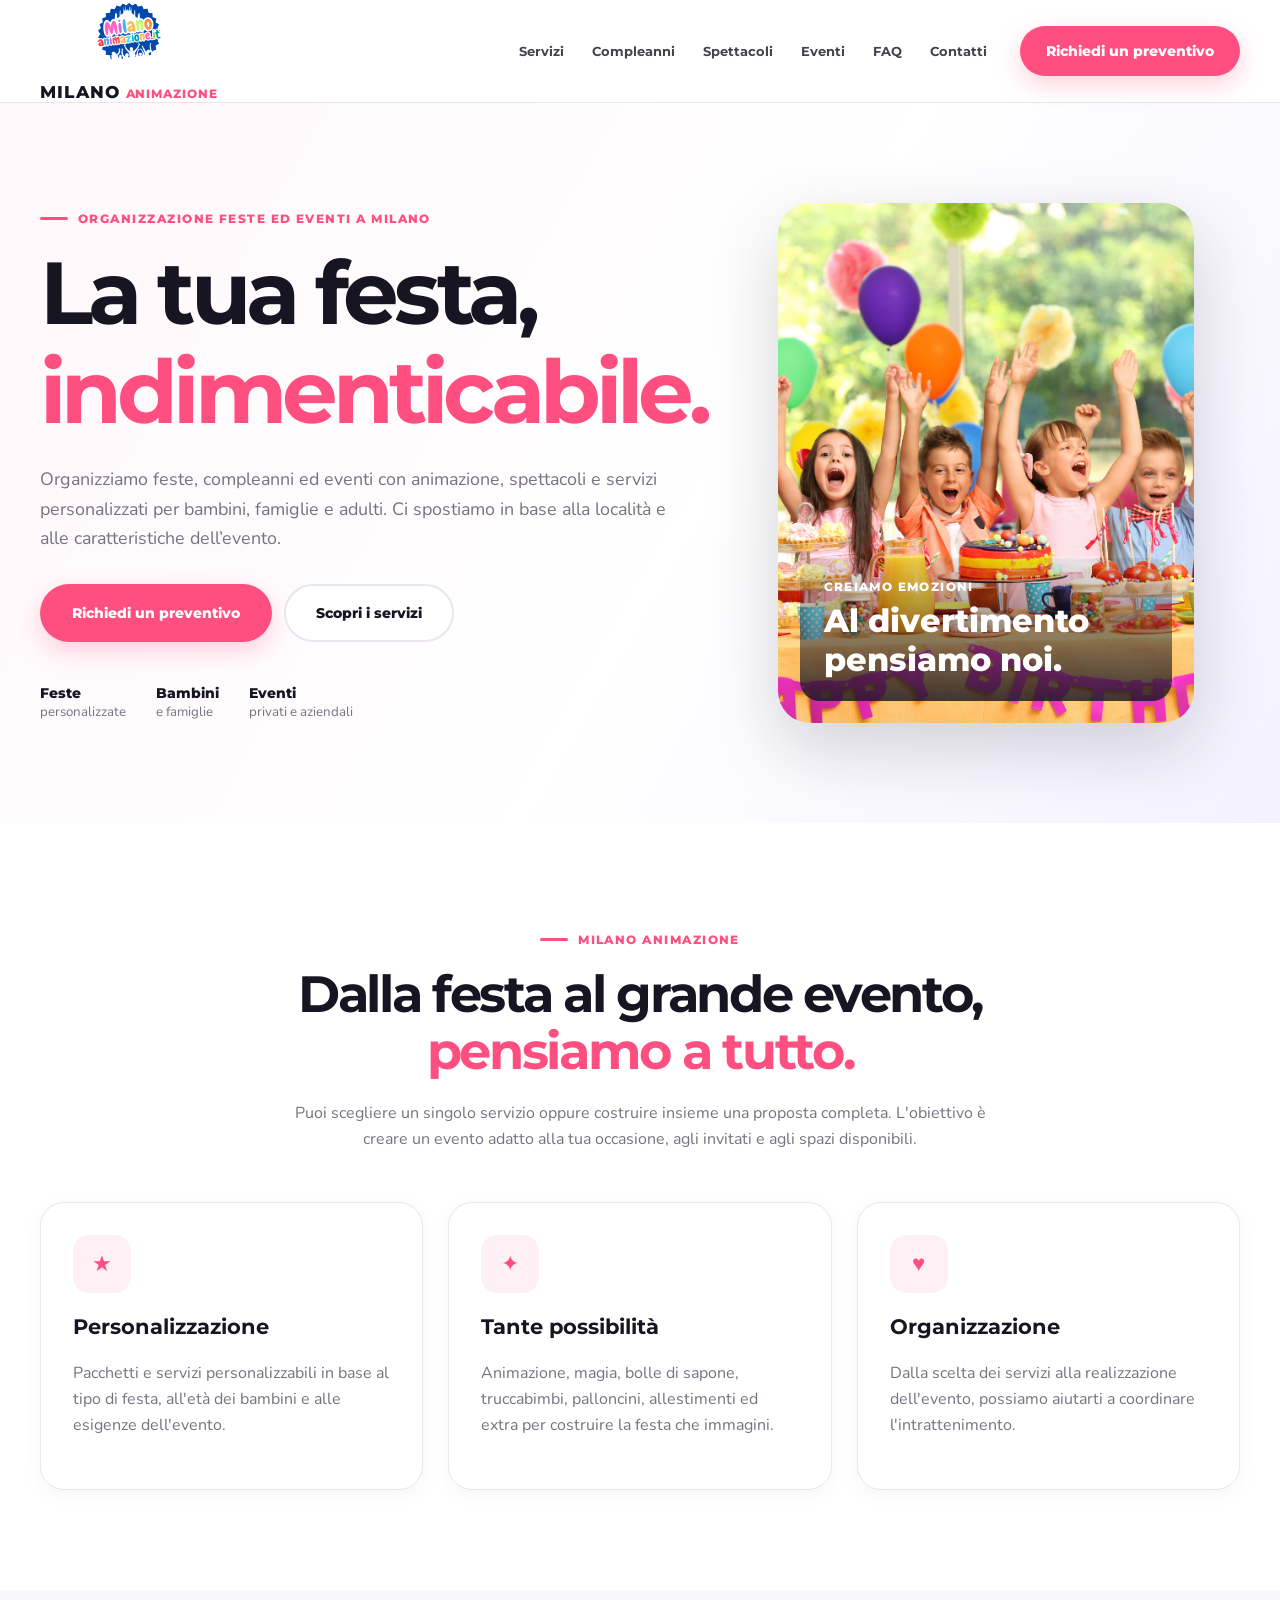
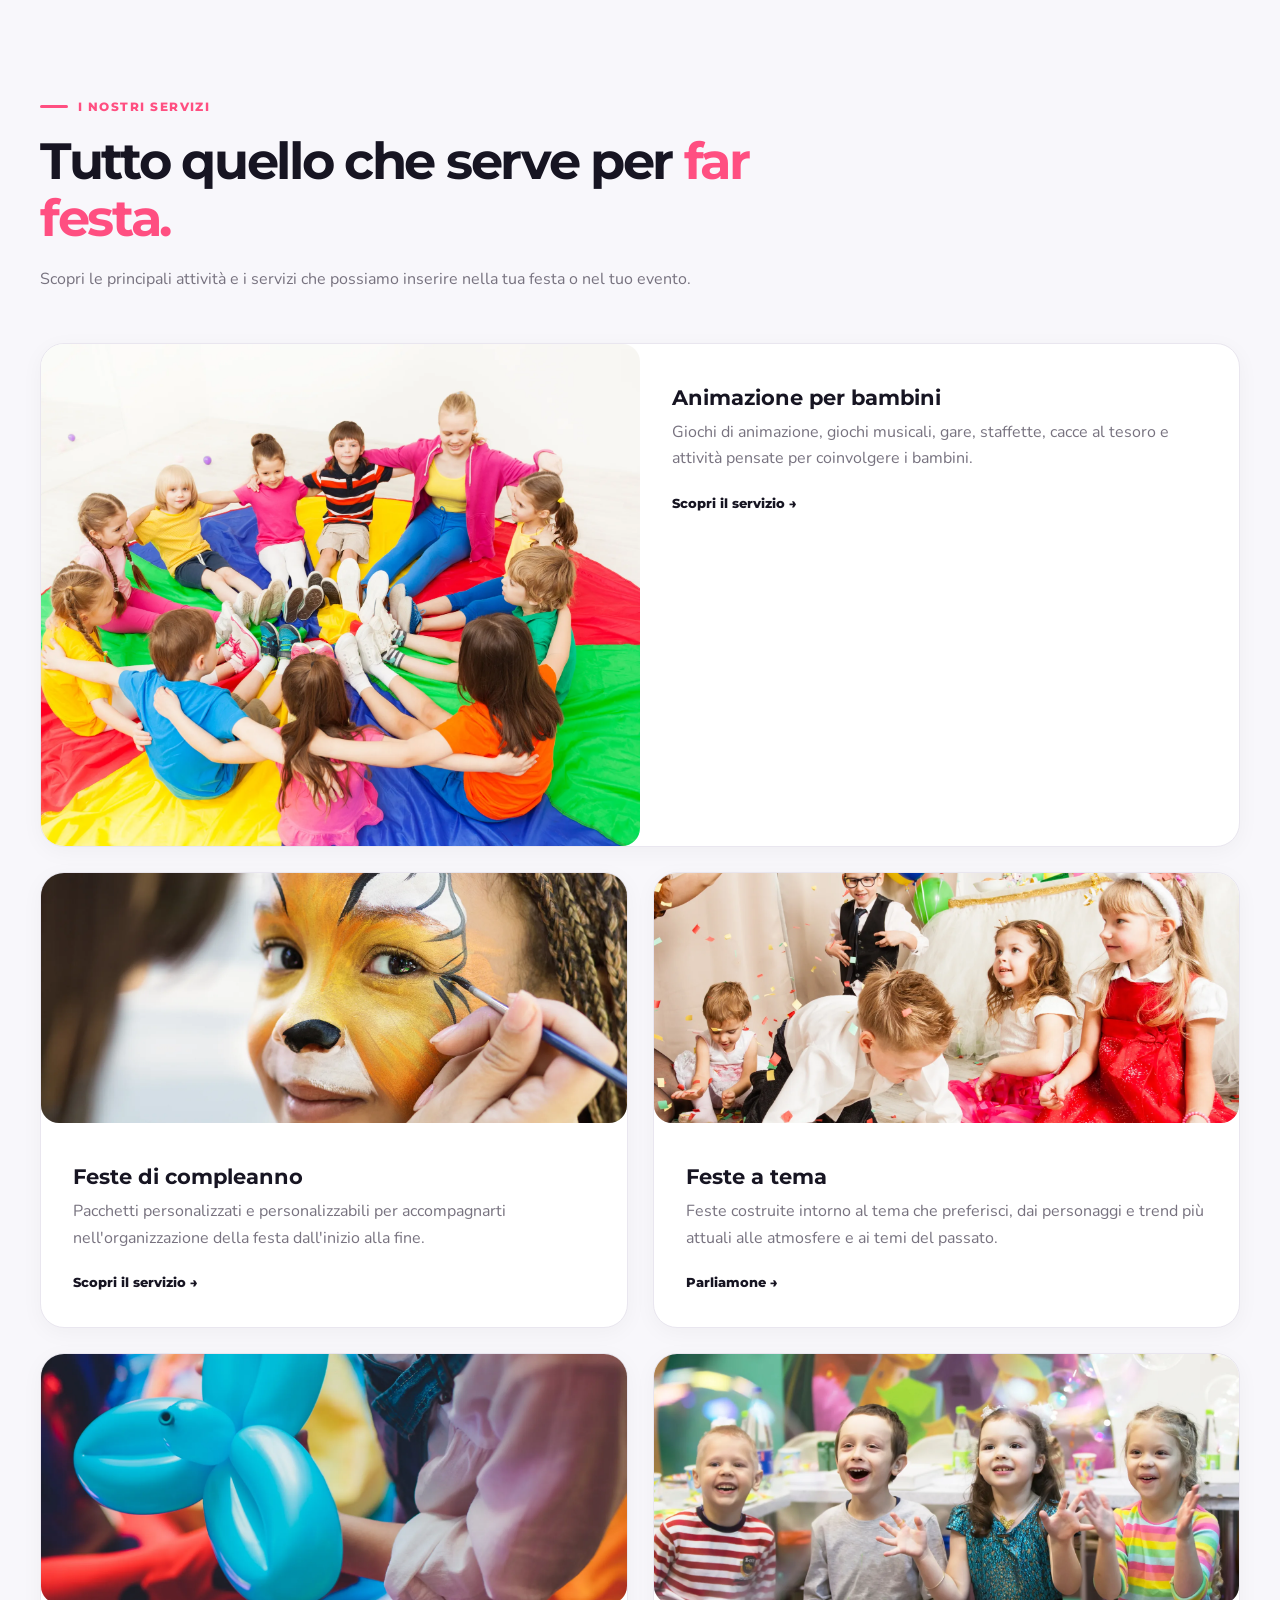
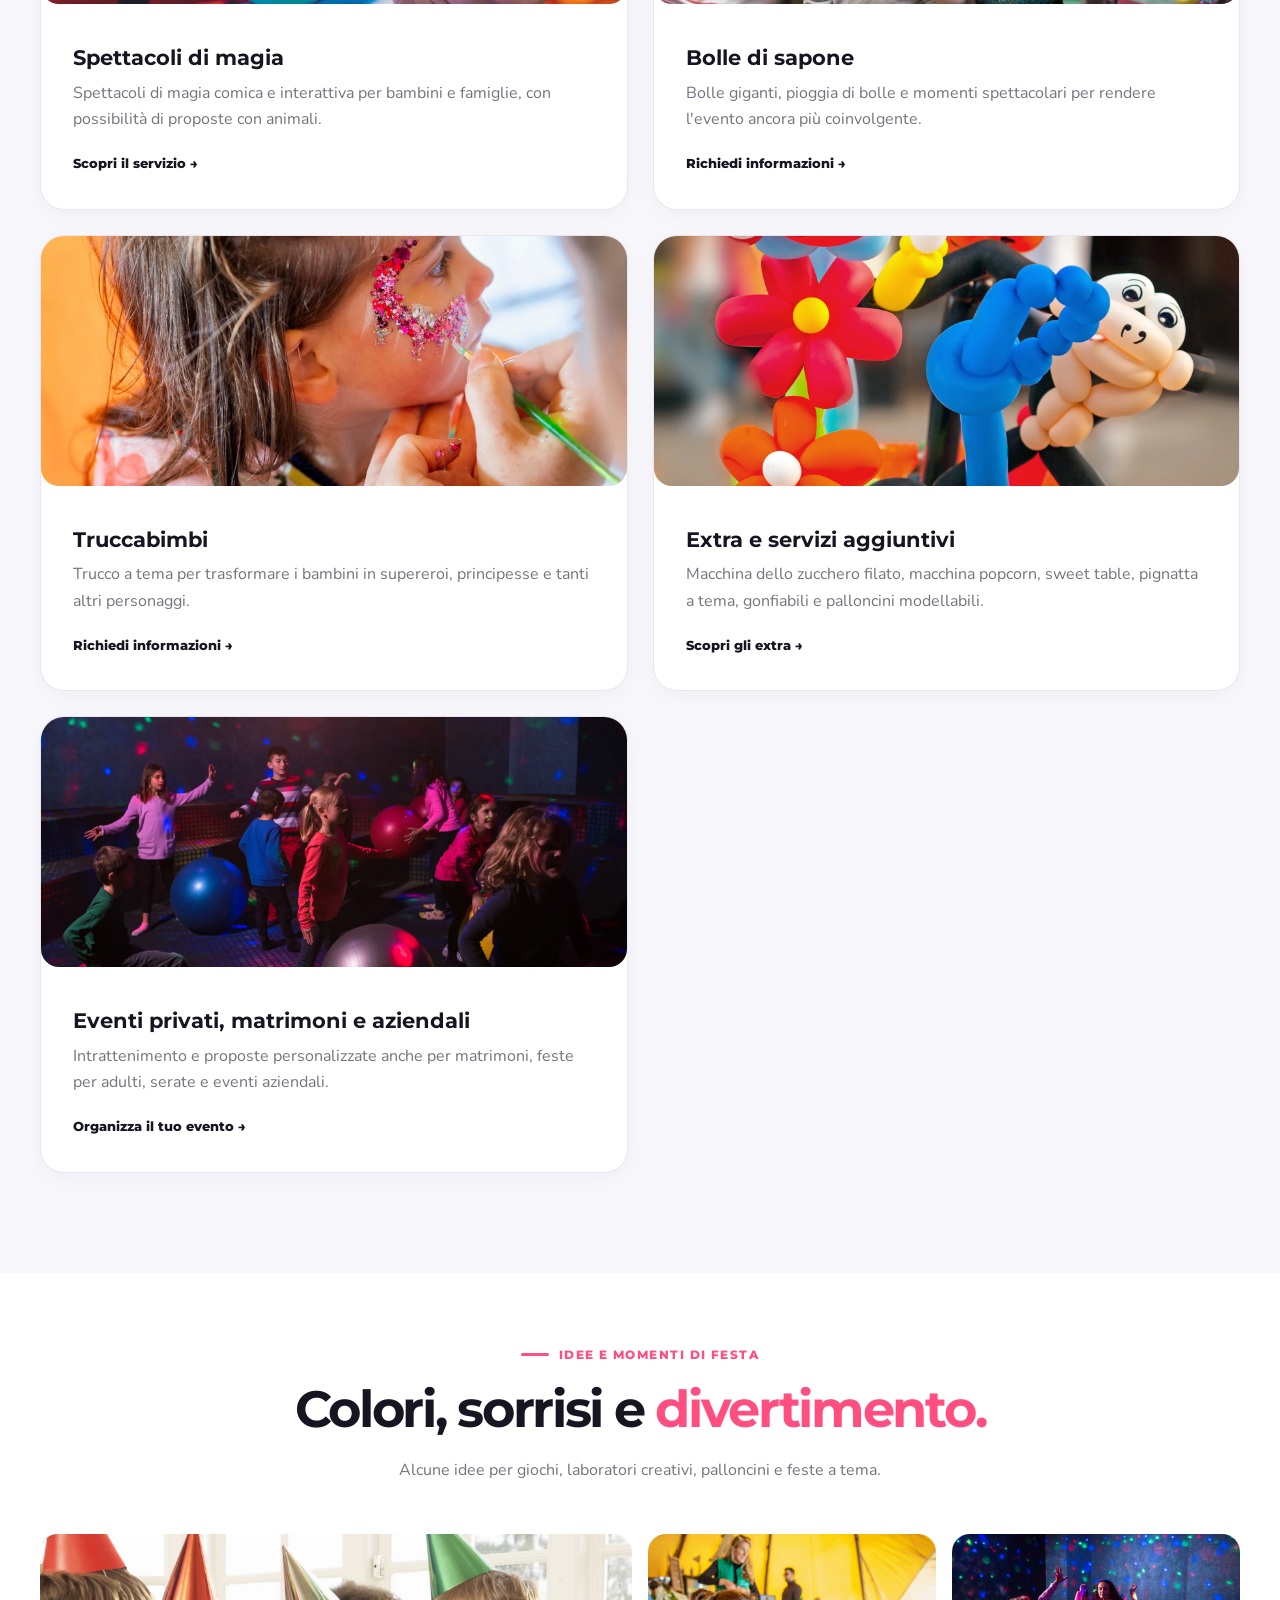
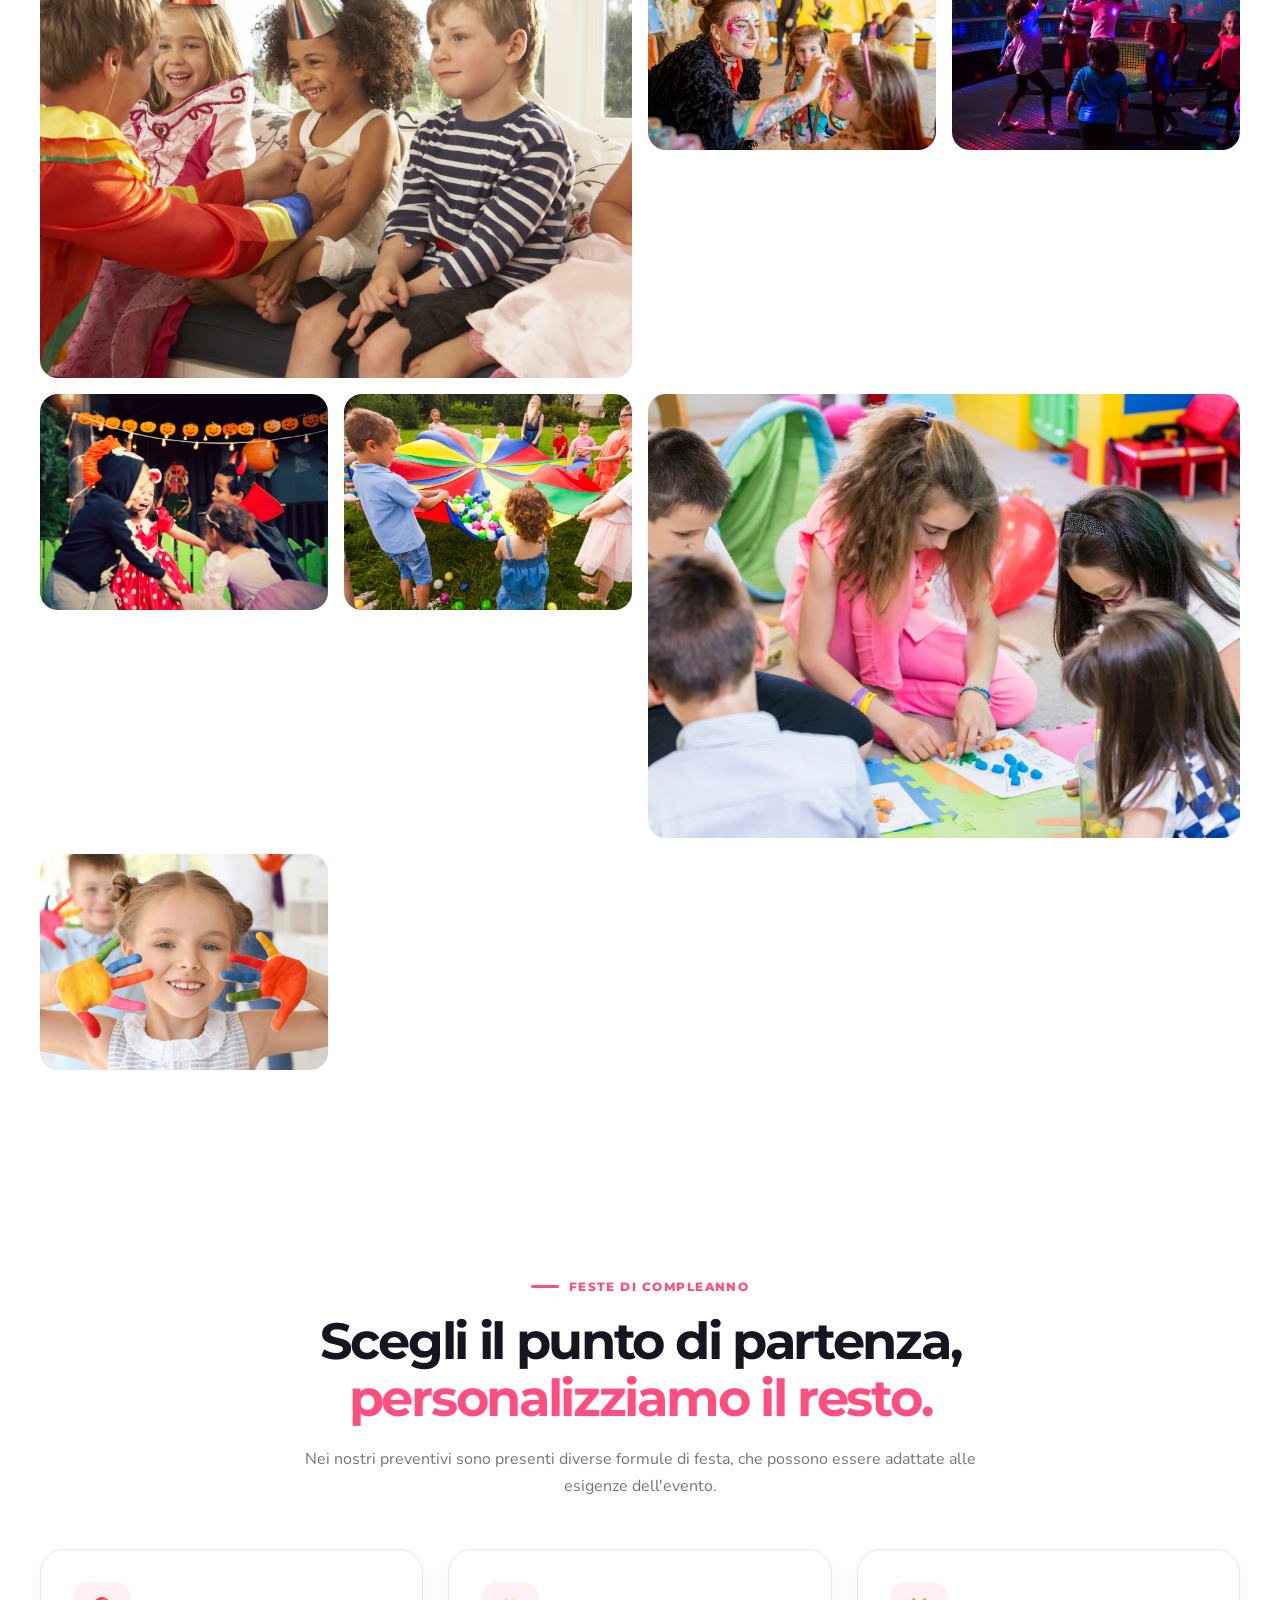
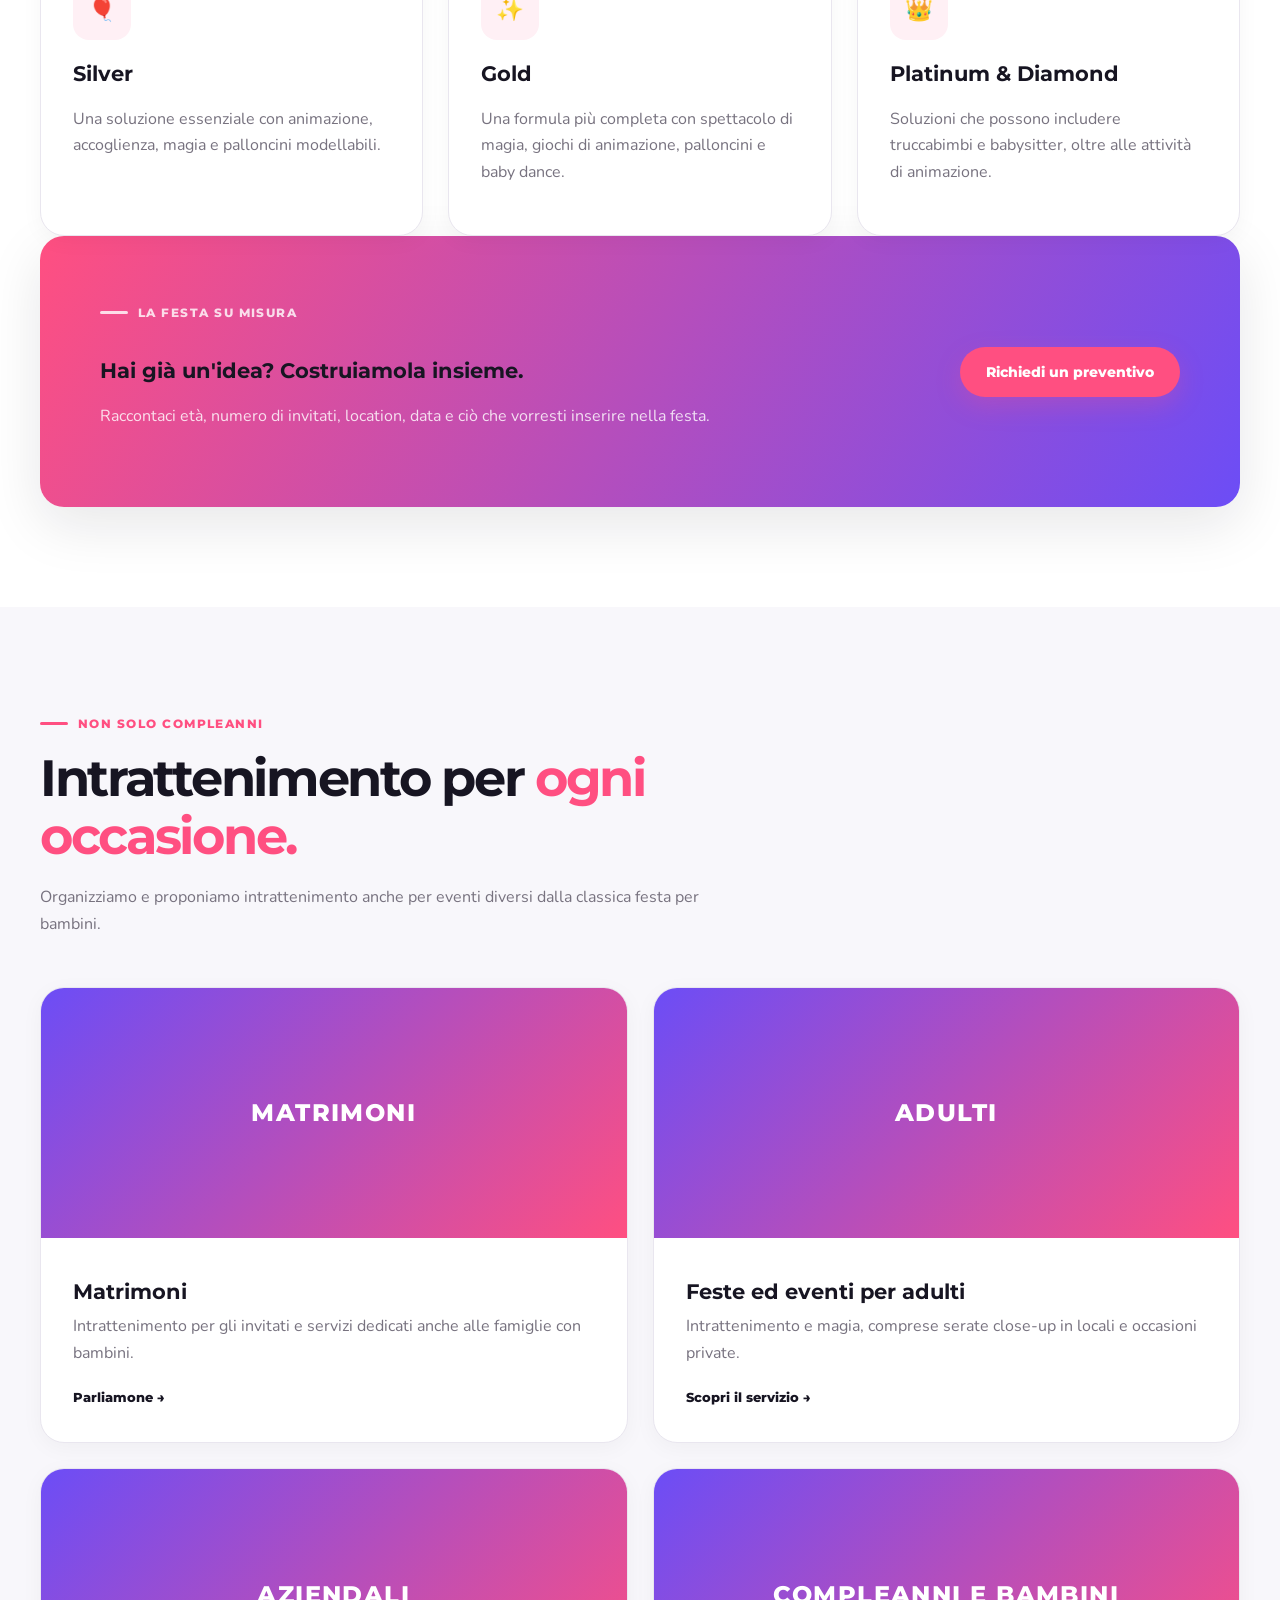
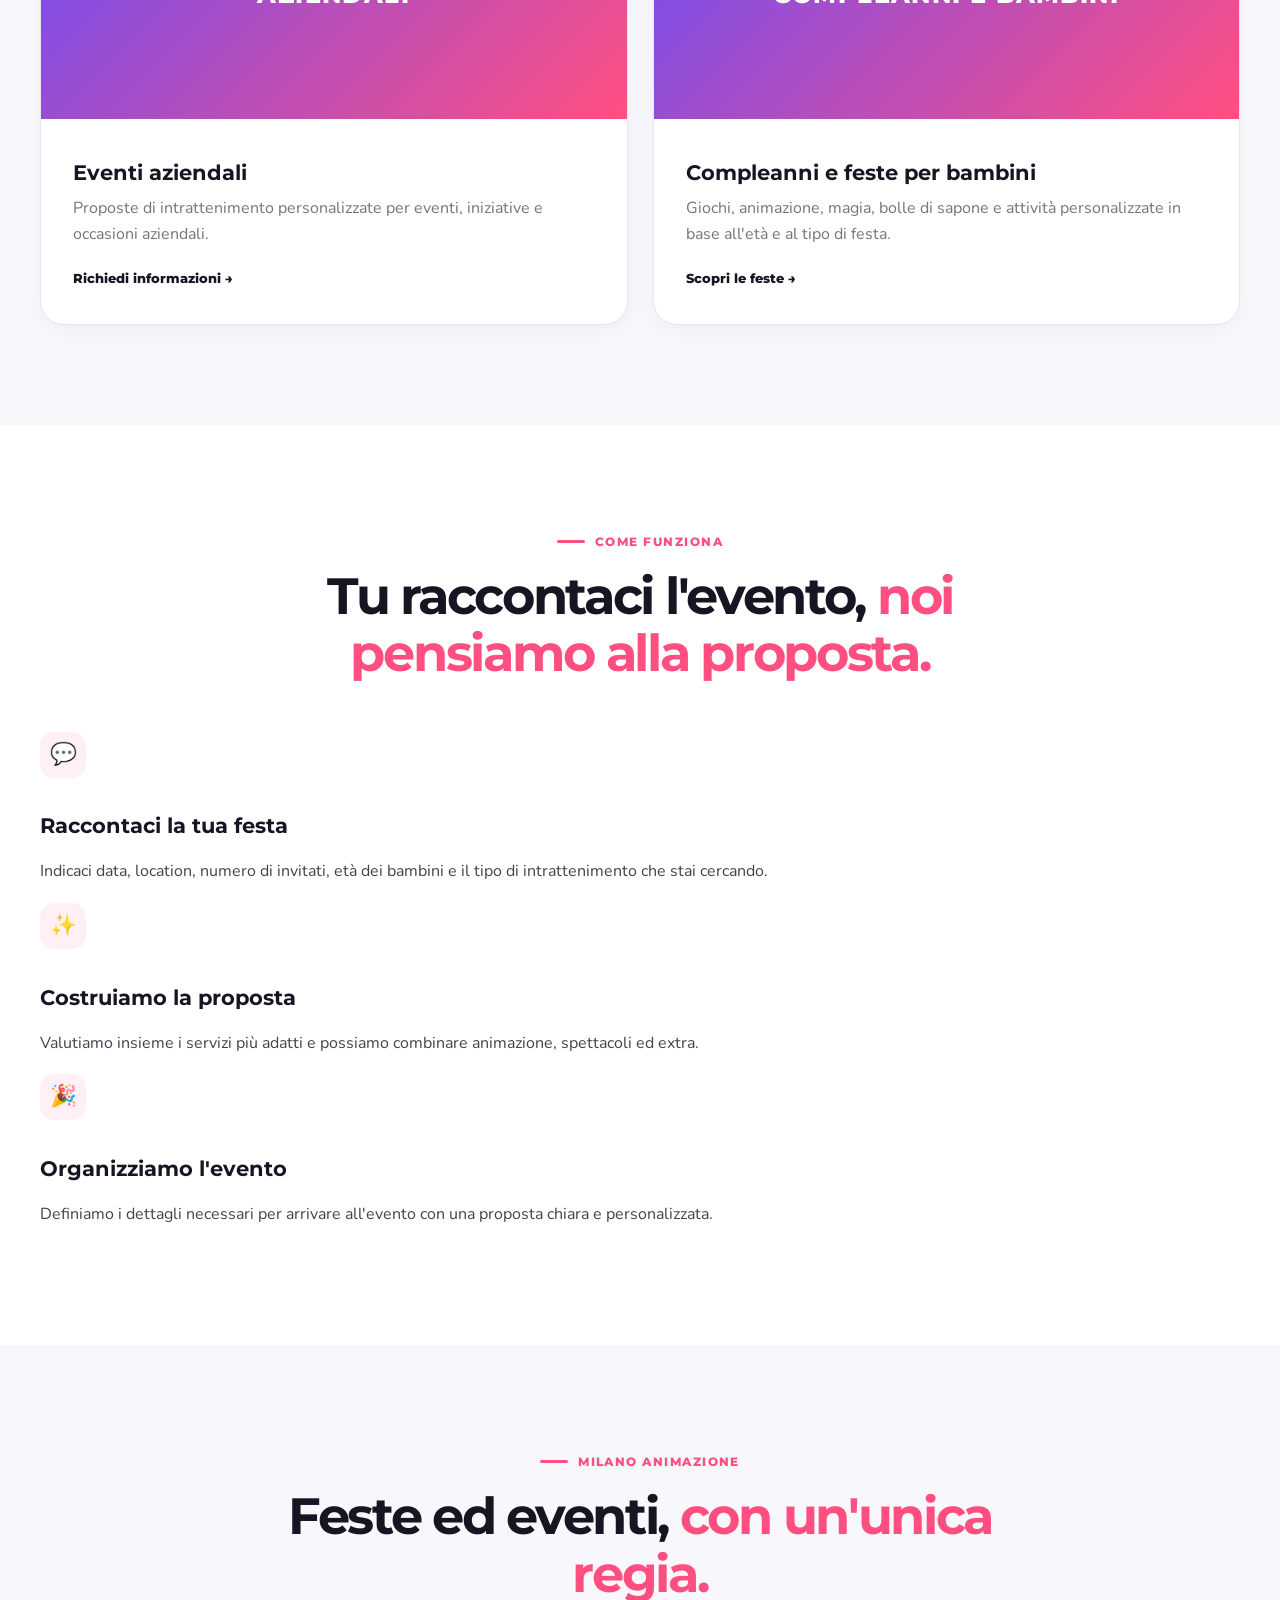
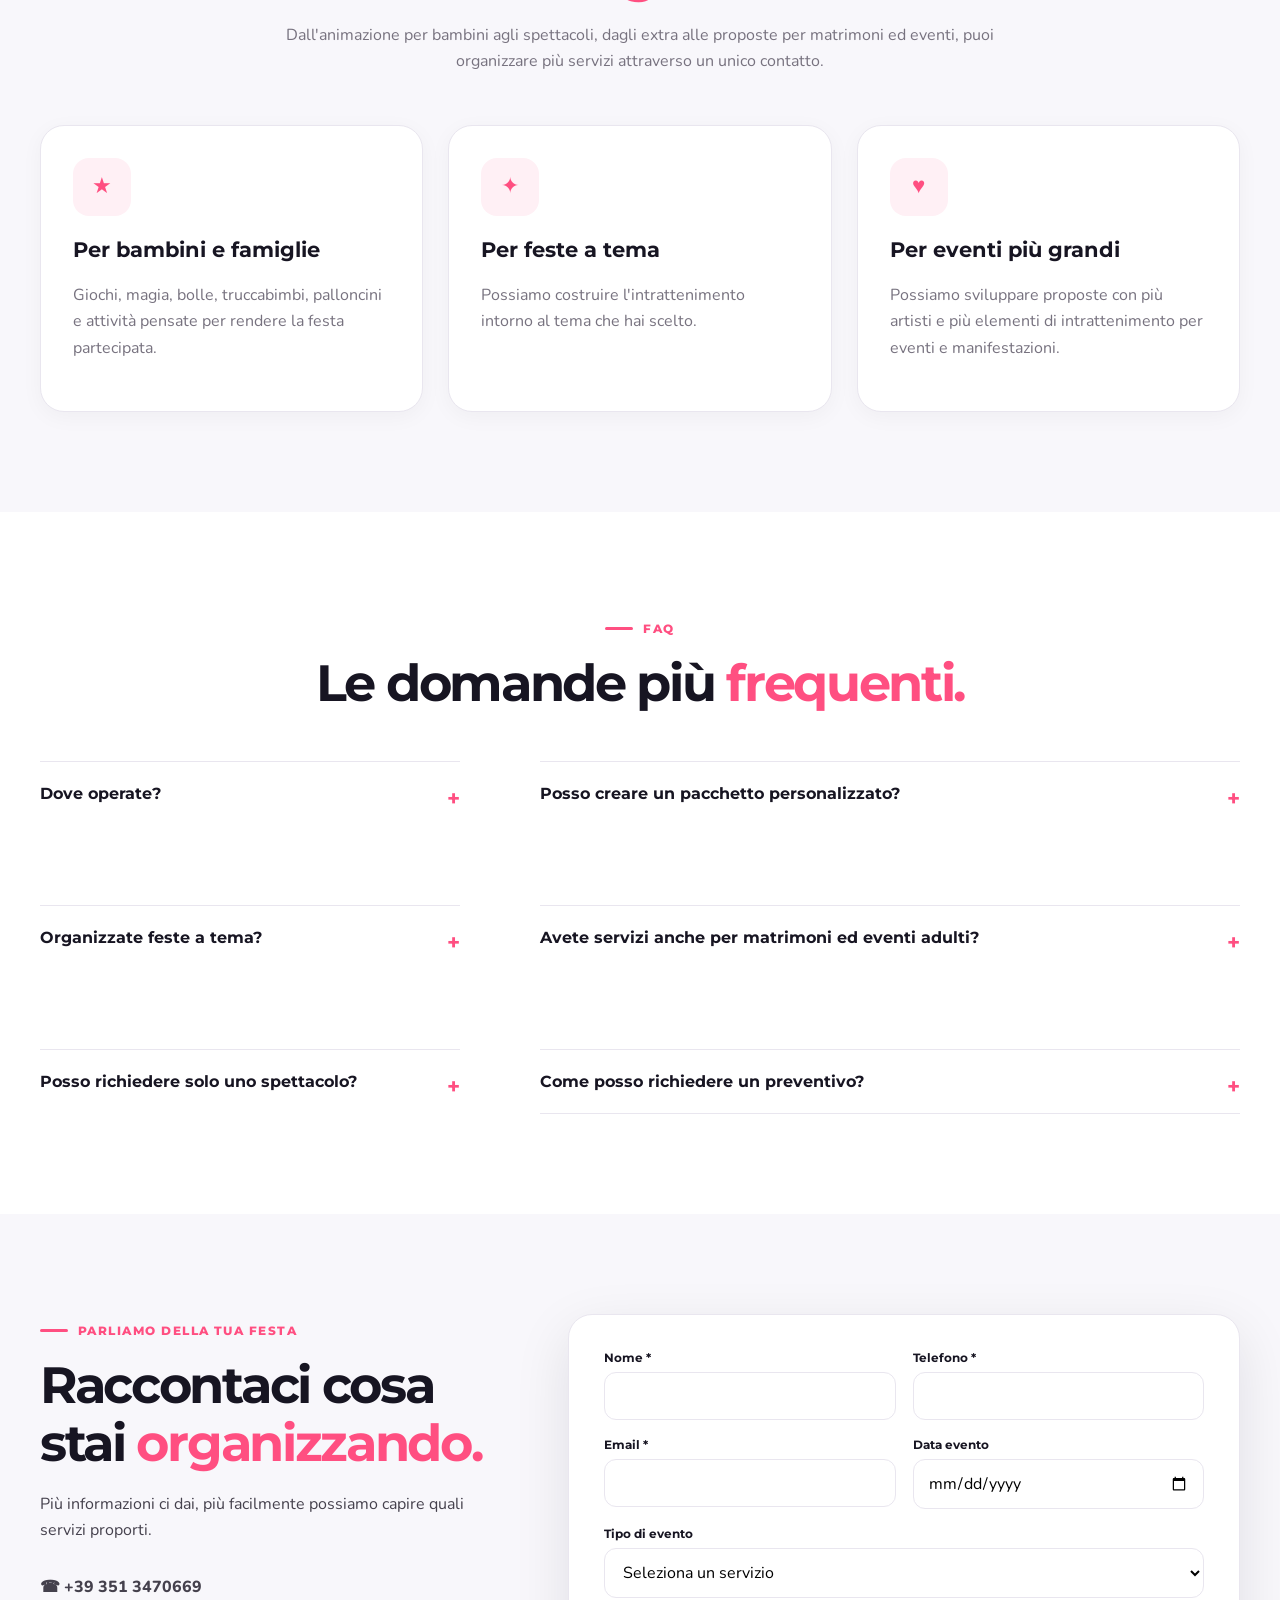
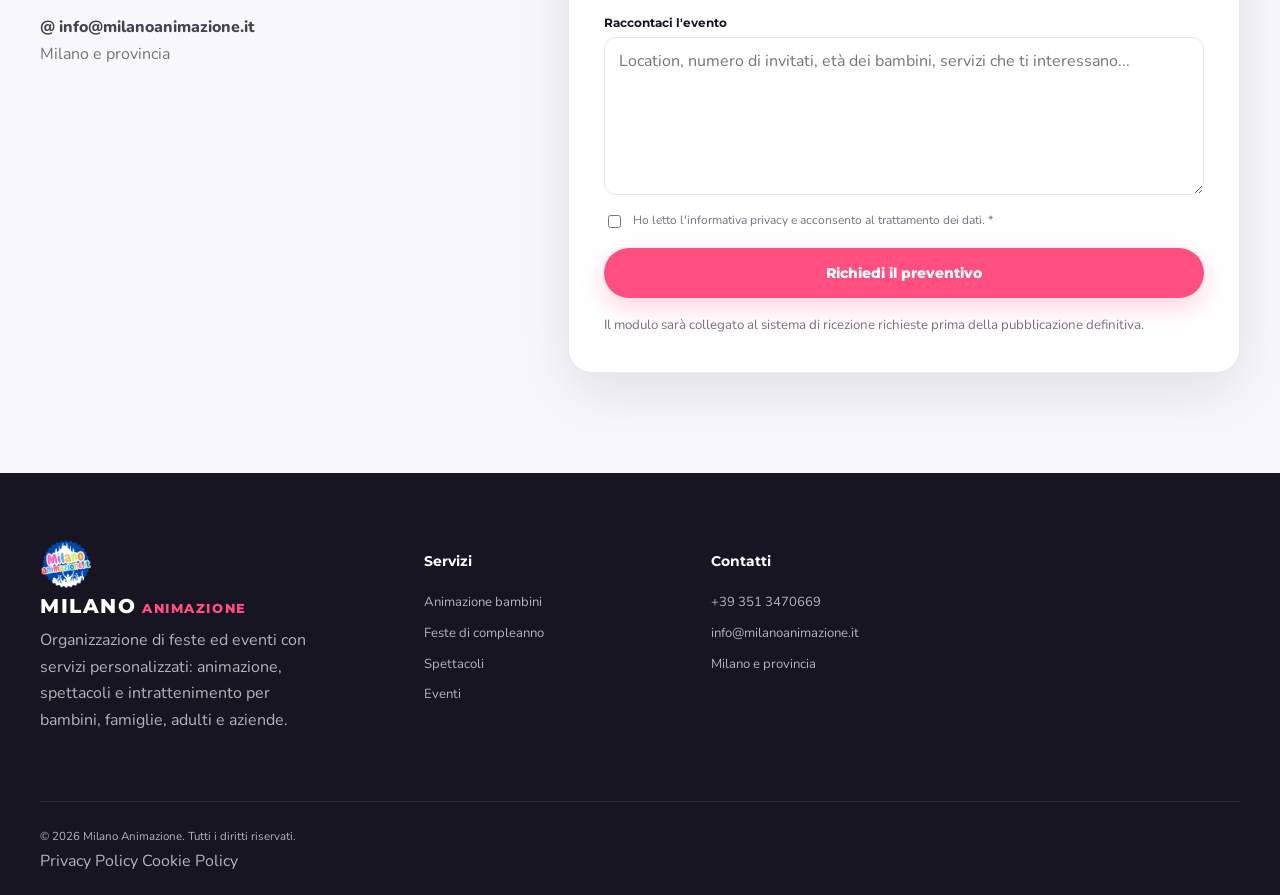
<file: index.html>
<!doctype html>
<html lang="it">
<head>
  <meta charset="utf-8">
  <meta name="viewport" content="width=device-width, initial-scale=1">

  <title>Milano Animazione | Feste, Animazione ed Eventi a Milano</title>
  <meta name="description" content="Milano Animazione organizza feste ed eventi con servizi personalizzati: animazione per bambini, compleanni, feste a tema, magia, bolle di sapone, truccabimbi, allestimenti e intrattenimento per matrimoni ed eventi.">
  <meta name="robots" content="index,follow">
  <link rel="canonical" href="https://milanoanimazione.it/">

  <meta property="og:type" content="website">
  <meta property="og:locale" content="it_IT">
  <meta property="og:title" content="Milano Animazione | Feste ed Eventi a Milano">
  <meta property="og:description" content="Animazione, spettacoli e organizzazione di feste ed eventi con servizi personalizzati.">
  <meta property="og:url" content="https://milanoanimazione.it/">
  <meta property="og:image" content="https://milanoanimazione.it/assets/images/og-image.svg">

  <link rel="icon" type="image/png" href="/assets/images/favicon.png">
  <link rel="apple-touch-icon" href="/assets/images/favicon.png">

  <link rel="preconnect" href="https://fonts.googleapis.com">
  <link rel="preconnect" href="https://fonts.gstatic.com" crossorigin>
  <link href="https://fonts.googleapis.com/css2?family=Montserrat:wght@500;600;700;800&family=Nunito:wght@400;600;700;800&display=swap" rel="stylesheet">

  <link rel="stylesheet" href="assets/css/style.css">
  <script src="assets/js/script.js" defer></script>

  <script type="application/ld+json">
  {
    "@context": "https://schema.org",
    "@type": "EntertainmentBusiness",
    "name": "Milano Animazione",
    "url": "https://milanoanimazione.it/",
    "telephone": "+39 351 3470669",
    "email": "info@milanoanimazione.it",
    "description": "Organizzazione di feste ed eventi, animazione per bambini, spettacoli di magia e intrattenimento a Milano e provincia.",
    "areaServed": {
      "@type": "AdministrativeArea",
      "name": "Milano e provincia"
    }
  }
  </script>
</head>

<body>

<header class="site-header">
  <div class="container header-inner">

    <a class="logo" href="/" aria-label="Milano Animazione - Home">
      <img
        src="/assets/images/logo-milano-animazione.png"
        alt="Milano Animazione"
        width="56"
        height="56"
      >
      <span class="logo-text">
        <strong>Milano</strong>
        <span>Animazione</span>
      </span>
    </a>

    <nav class="main-nav" aria-label="Navigazione principale">
      <a href="#servizi">Servizi</a>
      <a href="#compleanni">Compleanni</a>
      <a href="#spettacoli">Spettacoli</a>
      <a href="#eventi">Eventi</a>
      <a href="#faq">FAQ</a>
      <a href="#contatti">Contatti</a>
    </nav>

    <a class="btn btn-primary header-cta" href="#contatti">Richiedi un preventivo</a>

    <button class="menu-toggle" type="button" aria-label="Apri menu" aria-expanded="false">
      <i></i>
      <i></i>
      <i></i>
    </button>
  </div>

  <nav class="mobile-nav" aria-label="Navigazione mobile">
    <a href="#servizi">Servizi</a>
    <a href="#compleanni">Compleanni</a>
    <a href="#spettacoli">Spettacoli</a>
    <a href="#eventi">Eventi</a>
    <a href="#faq">FAQ</a>
    <a href="#contatti">Contatti</a>
  </nav>
</header>

<main>

  <!-- HERO -->
  <section class="hero">
    <div class="container hero-grid">

      <div>
        <p class="eyebrow">Organizzazione feste ed eventi a Milano</p>

        <h1>
          La tua festa,
          <br>
          <span>indimenticabile.</span>
        </h1>

        <p class="hero-copy">
          Organizziamo feste, compleanni ed eventi con animazione, spettacoli e servizi personalizzati per bambini, famiglie e adulti. Ci spostiamo in base alla località e alle caratteristiche dell’evento.
        </p>

        <div class="actions">
          <a class="btn btn-primary btn-lg" href="#contatti">Richiedi un preventivo</a>
          <a class="btn btn-outline btn-lg" href="#servizi">Scopri i servizi</a>
        </div>

        <div class="trust">
          <div>
            <b>Feste</b>
            <small>personalizzate</small>
          </div>
          <div>
            <b>Bambini</b>
            <small>e famiglie</small>
          </div>
          <div>
            <b>Eventi</b>
            <small>privati e aziendali</small>
          </div>
        </div>
      </div>

      <div class="hero-art">
        <img src="/assets/images/compleanno.png" alt="Bambini che festeggiano un compleanno con torta e palloncini" width="1200" height="900" fetchpriority="high">
        <div class="hero-photo-label"><span>CREIAMO EMOZIONI</span><strong>Al divertimento<br>pensiamo noi.</strong></div>
      </div>

    </div>
  </section>

  <!-- INTRO -->
  <section class="section">
    <div class="container">

      <div class="heading center">
        <p class="eyebrow">Milano Animazione</p>
        <h2>
          Dalla festa al grande evento,
          <span>pensiamo a tutto.</span>
        </h2>
        <p>
          Puoi scegliere un singolo servizio oppure costruire insieme
          una proposta completa. L'obiettivo è creare un evento adatto
          alla tua occasione, agli invitati e agli spazi disponibili.
        </p>
      </div>

      <div class="cards three">
        <article>
          <div class="icon">★</div>
          <h3>Personalizzazione</h3>
          <p>
            Pacchetti e servizi personalizzabili in base al tipo di festa,
            all'età dei bambini e alle esigenze dell'evento.
          </p>
        </article>

        <article>
          <div class="icon">✦</div>
          <h3>Tante possibilità</h3>
          <p>
            Animazione, magia, bolle di sapone, truccabimbi, palloncini,
            allestimenti ed extra per costruire la festa che immagini.
          </p>
        </article>

        <article>
          <div class="icon">♥</div>
          <h3>Organizzazione</h3>
          <p>
            Dalla scelta dei servizi alla realizzazione dell'evento,
            possiamo aiutarti a coordinare l'intrattenimento.
          </p>
        </article>
      </div>

    </div>
  </section>

  <!-- SERVIZI -->
  <section id="servizi" class="section alt">
    <div class="container">

      <div class="heading">
        <p class="eyebrow">I nostri servizi</p>
        <h2>
          Tutto quello che serve per
          <span>far festa.</span>
        </h2>
        <p>
          Scopri le principali attività e i servizi che possiamo inserire
          nella tua festa o nel tuo evento.
        </p>
      </div>

      <div class="services">

        <article class="service featured">
          <div class="service-photo"><img src="/assets/images/giochi-animazione-bambini.webp" alt="Bambini coinvolti in un gioco di gruppo" width="1200" height="900" loading="lazy"></div>
          <div>
            <h3>Animazione per bambini</h3>
            <p>
              Giochi di animazione, giochi musicali, gare, staffette,
              cacce al tesoro e attività pensate per coinvolgere i bambini.
            </p>
            <a href="/animazione-bambini/">Scopri il servizio →</a>
          </div>
        </article>

        <article class="service" id="compleanni">
          <div class="service-photo"><img src="/assets/images/truccabimbi-feste.webp" alt="Bambini che festeggiano insieme a una festa di compleanno" width="1200" height="900" loading="lazy"></div>
          <div>
            <h3>Feste di compleanno</h3>
            <p>
              Pacchetti personalizzati e personalizzabili per accompagnarti
              nell'organizzazione della festa dall'inizio alla fine.
            </p>
            <a href="/feste-compleanno/">Scopri il servizio →</a>
          </div>
        </article>

        <article class="service">
          <div class="service-photo"><img src="/assets/images/festa-compleanno-bambini.webp" alt="Bambini in maschera durante una festa a tema Halloween" width="1200" height="900" loading="lazy"></div>
          <div>
            <h3>Feste a tema</h3>
            <p>
              Feste costruite intorno al tema che preferisci, dai personaggi
              e trend più attuali alle atmosfere e ai temi del passato.
            </p>
            <a href="#contatti">Parliamone →</a>
          </div>
        </article>

        <article class="service" id="spettacoli">
          <div class="service-photo"><img src="/assets/images/animazione-palloncini-bambini.webp" alt="Animazione e divertimento durante una festa per bambini" width="1200" height="900" loading="lazy"></div>
          <div>
            <h3>Spettacoli di magia</h3>
            <p>
              Spettacoli di magia comica e interattiva per bambini e famiglie,
              con possibilità di proposte con animali.
            </p>
            <a href="/spettacoli-di-magia/">Scopri il servizio →</a>
          </div>
        </article>

        <article class="service">
          <div class="service-photo"><img src="/assets/images/bolle-di-sapone.webp" alt="Bolle di sapone colorate durante una festa per bambini" width="1200" height="900" loading="lazy"></div>
          <div>
            <h3>Bolle di sapone</h3>
            <p>
              Bolle giganti, pioggia di bolle e momenti spettacolari
              per rendere l'evento ancora più coinvolgente.
            </p>
            <a href="#contatti">Richiedi informazioni →</a>
          </div>
        </article>

        <article class="service">
          <div class="service-photo"><img src="/assets/images/truccabimbi-bambina.webp" alt="Truccabimbi con decorazioni glitterate sul viso" width="1200" height="900" loading="lazy"></div>
          <div>
            <h3>Truccabimbi</h3>
            <p>
              Trucco a tema per trasformare i bambini in supereroi,
              principesse e tanti altri personaggi.
            </p>
            <a href="#contatti">Richiedi informazioni →</a>
          </div>
        </article>

        <article class="service">
          <div class="service-photo"><img src="/assets/images/sculture-palloncini-bambini.webp" alt="Sculture di palloncini colorati per feste ed eventi" width="1200" height="900" loading="lazy"></div>
          <div>
            <h3>Extra e servizi aggiuntivi</h3>
            <p>
              Macchina dello zucchero filato, macchina popcorn, sweet table,
              pignatta a tema, gonfiabili e palloncini modellabili.
            </p>
            <a href="#contatti">Scopri gli extra →</a>
          </div>
        </article>

        <article class="service" id="eventi">
          <div class="service-photo"><img src="/assets/images/festa-bambini-musica.webp" alt="Bambini che ballano durante una festa con luci colorate" width="1200" height="900" loading="lazy"></div>
          <div>
            <h3>Eventi privati, matrimoni e aziendali</h3>
            <p>
              Intrattenimento e proposte personalizzate anche per matrimoni,
              feste per adulti, serate e eventi aziendali.
            </p>
            <a href="#contatti">Organizza il tuo evento →</a>
          </div>
        </article>

      </div>
    </div>
  </section>

  <!-- GALLERIA FOTO -->
  <section class="section photo-gallery" aria-labelledby="gallery-title">
    <div class="container">
      <div class="heading center">
        <p class="eyebrow">Idee e momenti di festa</p>
        <h2 id="gallery-title">Colori, sorrisi e <span>divertimento.</span></h2>
        <p>Alcune idee per giochi, laboratori creativi, palloncini e feste a tema.</p>
      </div>
      <div class="gallery-grid">
        <figure><img src="/assets/images/animazione-feste-bambini-milano.webp" alt="Bambini che partecipano a un'attività di festa" width="1200" height="900" loading="lazy"></figure>
        <figure><img src="/assets/images/animatore-feste-bambini.webp" alt="Gioco di gruppo con paracadute colorato" width="1200" height="900" loading="lazy"></figure>
        <figure><img src="/assets/images/dj-festa-bambini.webp" alt="Decorazioni e sculture di palloncini modellabili" width="1200" height="900" loading="lazy"></figure>
        <figure><img src="/assets/images/animazione-eventi-bambini.webp" alt="Festa per bambini con costumi e decorazioni a tema" width="1200" height="900" loading="lazy"></figure>
        <figure><img src="/assets/images/giochi-di-gruppo-bambini.webp" alt="Bambini che giocano insieme all'aperto" width="1200" height="900" loading="lazy"></figure>
        <figure><img src="/assets/images/animatrice-festa-compleanno.webp" alt="Bambini impegnati in un laboratorio creativo" width="1200" height="900" loading="lazy"></figure>
        <figure><img src="/assets/images/bambino-festa-compleanno.webp" alt="Decorazione artistica del viso per bambini" width="1200" height="900" loading="lazy"></figure>
      </div>
    </div>
  </section>

  <!-- PACCHETTI -->
  <section id="pacchetti" class="section">
    <div class="container">

      <div class="heading center">
        <p class="eyebrow">Feste di compleanno</p>
        <h2>
          Scegli il punto di partenza,
          <span>personalizziamo il resto.</span>
        </h2>
        <p>
          Nei nostri preventivi sono presenti diverse formule di festa,
          che possono essere adattate alle esigenze dell'evento.
        </p>
      </div>

      <div class="cards three">

        <article>
          <div class="icon" aria-hidden="true">🎈</div>
          <h3>Silver</h3>
          <p>
            Una soluzione essenziale con animazione, accoglienza,
            magia e palloncini modellabili.
          </p>
        </article>

        <article>
          <div class="icon" aria-hidden="true">✨</div>
          <h3>Gold</h3>
          <p>
            Una formula più completa con spettacolo di magia,
            giochi di animazione, palloncini e baby dance.
          </p>
        </article>

        <article>
          <div class="icon" aria-hidden="true">👑</div>
          <h3>Platinum & Diamond</h3>
          <p>
            Soluzioni che possono includere truccabimbi e babysitter,
            oltre alle attività di animazione.
          </p>
        </article>

      </div>

      <div class="cta-box">
        <div>
          <p class="eyebrow">La festa su misura</p>
          <h3>Hai già un'idea? Costruiamola insieme.</h3>
          <p>
            Raccontaci età, numero di invitati, location, data e ciò che
            vorresti inserire nella festa.
          </p>
        </div>
        <a class="btn btn-primary" href="#contatti">Richiedi un preventivo</a>
      </div>

    </div>
  </section>

  <!-- EVENTI -->
  <section class="section alt">
    <div class="container">

      <div class="heading">
        <p class="eyebrow">Non solo compleanni</p>
        <h2>
          Intrattenimento per
          <span>ogni occasione.</span>
        </h2>
        <p>
          Organizziamo e proponiamo intrattenimento anche per eventi
          diversi dalla classica festa per bambini.
        </p>
      </div>

      <div class="services">

        <article class="service">
          <div class="placeholder">MATRIMONI</div>
          <div>
            <h3>Matrimoni</h3>
            <p>
              Intrattenimento per gli invitati e servizi dedicati anche
              alle famiglie con bambini.
            </p>
            <a href="#contatti">Parliamone →</a>
          </div>
        </article>

        <article class="service">
          <div class="placeholder">ADULTI</div>
          <div>
            <h3>Feste ed eventi per adulti</h3>
            <p>
              Intrattenimento e magia, comprese serate close-up in locali
              e occasioni private.
            </p>
            <a href="/eventi-adulti/">Scopri il servizio →</a>
          </div>
        </article>

        <article class="service">
          <div class="placeholder">AZIENDALI</div>
          <div>
            <h3>Eventi aziendali</h3>
            <p>
              Proposte di intrattenimento personalizzate per eventi,
              iniziative e occasioni aziendali.
            </p>
            <a href="#contatti">Richiedi informazioni →</a>
          </div>
        </article>

        <article class="service">
          <div class="placeholder">COMPLEANNI E BAMBINI</div>
          <div>
            <h3>Compleanni e feste per bambini</h3>
            <p>
              Giochi, animazione, magia, bolle di sapone e attività
              personalizzate in base all'età e al tipo di festa.
            </p>
            <a href="/feste-compleanno/">Scopri le feste →</a>
          </div>
        </article>

      </div>
    </div>
  </section>

  <!-- COME FUNZIONA -->
  <section id="come-funziona" class="section">
    <div class="container">

      <div class="heading center">
        <p class="eyebrow">Come funziona</p>
        <h2>
          Tu raccontaci l'evento,
          <span>noi pensiamo alla proposta.</span>
        </h2>
      </div>

      <div class="process">

        <article>
          <span class="process-icon" aria-hidden="true">💬</span>
          <h3>Raccontaci la tua festa</h3>
          <p>
            Indicaci data, location, numero di invitati, età dei bambini
            e il tipo di intrattenimento che stai cercando.
          </p>
        </article>

        <article>
          <span class="process-icon" aria-hidden="true">✨</span>
          <h3>Costruiamo la proposta</h3>
          <p>
            Valutiamo insieme i servizi più adatti e possiamo combinare
            animazione, spettacoli ed extra.
          </p>
        </article>

        <article>
          <span class="process-icon" aria-hidden="true">🎉</span>
          <h3>Organizziamo l'evento</h3>
          <p>
            Definiamo i dettagli necessari per arrivare all'evento
            con una proposta chiara e personalizzata.
          </p>
        </article>

      </div>

    </div>
  </section>

  <!-- CHI SIAMO -->
  <section id="chi-siamo" class="section alt">
    <div class="container">

      <div class="heading center">
        <p class="eyebrow">Milano Animazione</p>
        <h2>
          Feste ed eventi,
          <span>con un'unica regia.</span>
        </h2>
        <p>
          Dall'animazione per bambini agli spettacoli, dagli extra
          alle proposte per matrimoni ed eventi, puoi organizzare
          più servizi attraverso un unico contatto.
        </p>
      </div>

      <div class="cards three">

        <article>
          <div class="icon">★</div>
          <h3>Per bambini e famiglie</h3>
          <p>
            Giochi, magia, bolle, truccabimbi, palloncini e attività
            pensate per rendere la festa partecipata.
          </p>
        </article>

        <article>
          <div class="icon">✦</div>
          <h3>Per feste a tema</h3>
          <p>
            Possiamo costruire l'intrattenimento intorno al tema
            che hai scelto.
          </p>
        </article>

        <article>
          <div class="icon">♥</div>
          <h3>Per eventi più grandi</h3>
          <p>
            Possiamo sviluppare proposte con più artisti e più elementi
            di intrattenimento per eventi e manifestazioni.
          </p>
        </article>

      </div>

    </div>
  </section>

  <!-- FAQ -->
  <section id="faq" class="section">
    <div class="container">

      <div class="heading center">
        <p class="eyebrow">FAQ</p>
        <h2>
          Le domande più
          <span>frequenti.</span>
        </h2>
      </div>

      <div class="faq">

        <details>
          <summary>Dove operate?</summary>
          <p>
            Milano e provincia. Per località differenti è possibile
            valutare la disponibilità in base all'evento.
          </p>
        </details>

        <details>
          <summary>Posso creare un pacchetto personalizzato?</summary>
          <p>
            Sì. I servizi possono essere combinati e personalizzati
            in base al tipo di festa, agli invitati e alle esigenze
            dell'evento.
          </p>
        </details>

        <details>
          <summary>Organizzate feste a tema?</summary>
          <p>
            Sì. Possiamo organizzare feste a tema scegliendo
            l'intrattenimento più adatto al tema desiderato.
          </p>
        </details>

        <details>
          <summary>Avete servizi anche per matrimoni ed eventi adulti?</summary>
          <p>
            Sì. Sono disponibili proposte per matrimoni, feste per adulti,
            serate close-up ed eventi aziendali.
          </p>
        </details>

        <details>
          <summary>Posso richiedere solo uno spettacolo?</summary>
          <p>
            Sì. È possibile richiedere singoli servizi, come spettacoli
            di magia, bolle di sapone o truccabimbi, oppure creare
            una proposta più completa.
          </p>
        </details>

        <details>
          <summary>Come posso richiedere un preventivo?</summary>
          <p>
            Puoi compilare il modulo di contatto oppure chiamare
            direttamente Milano Animazione.
          </p>
        </details>

      </div>
    </div>
  </section>

  <!-- CONTATTI -->
  <section id="contatti" class="section contact">
    <div class="container contact-grid">

      <div>
        <p class="eyebrow">Parliamo della tua festa</p>

        <h2>
          Raccontaci cosa stai
          <span>organizzando.</span>
        </h2>

        <p>
          Più informazioni ci dai, più facilmente possiamo capire
          quali servizi proporti.
        </p>

        <div class="contact-info">
          <a href="tel:+393513470669">
            ☎ <span>+39 351 3470669</span>
          </a>

          <a href="mailto:info@milanoanimazione.it">
            @ <span>info@milanoanimazione.it</span>
          </a>
        </div>

        <p class="form-note">
          Milano e provincia
        </p>
      </div>

      <form class="form" action="https://formsubmit.co/info@milanoanimazione.it" method="POST">
<input type="hidden" name="_subject" value="Nuova richiesta preventivo - Milano Animazione">
<input type="hidden" name="_template" value="table">
        <div class="row">
          <label>
            Nome *
            <input name="name" type="text" autocomplete="name" required>
          </label>

          <label>
            Telefono *
            <input name="phone" type="tel" autocomplete="tel" required>
          </label>
        </div>

        <div class="row">
          <label>
            Email *
            <input name="email" type="email" autocomplete="email" required>
          </label>

          <label>
            Data evento
            <input name="event_date" type="date">
          </label>
        </div>

        <label>
          Tipo di evento
          <select name="service">
            <option value="">Seleziona un servizio</option>
            <option>Animazione bambini</option>
            <option>Festa di compleanno</option>
            <option>Festa a tema</option>
            <option>Spettacolo di magia</option>
            <option>Bolle di sapone</option>
            <option>Truccabimbi</option>
            <option>Matrimonio</option>
            <option>Evento per adulti</option>
            <option>Evento aziendale</option>
            <option>Altro</option>
          </select>
        </label>

        <label>
          Raccontaci l'evento
          <textarea
            name="message"
            rows="6"
            placeholder="Location, numero di invitati, età dei bambini, servizi che ti interessano..."
          ></textarea>
        </label>

        <label class="consent">
          <input type="checkbox" name="privacy" required>
          Ho letto l'informativa privacy e acconsento al trattamento dei dati. *
        </label>

        <button class="btn btn-primary" type="submit">
          Richiedi il preventivo
        </button>

        <small class="form-note">
          Il modulo sarà collegato al sistema di ricezione richieste prima della pubblicazione definitiva.
        </small>

      </form>

    </div>
  </section>

</main>

<!-- FOOTER -->
<footer class="footer">
  <div class="container footer-grid">

    <div>
      <a class="logo" href="/" aria-label="Milano Animazione - Home">
        <img
          src="/assets/images/logo-milano-animazione.png"
          alt="Milano Animazione"
          width="52"
          height="52"
        >
        <span class="logo-text">
          <strong>Milano</strong>
          <span>Animazione</span>
        </span>
      </a>

      <p>
        Organizzazione di feste ed eventi con servizi personalizzati:
        animazione, spettacoli e intrattenimento per bambini,
        famiglie, adulti e aziende.
      </p>
    </div>

    <div>
      <h3>Servizi</h3>
      <a href="#servizi">Animazione bambini</a>
      <a href="#compleanni">Feste di compleanno</a>
      <a href="#spettacoli">Spettacoli</a>
      <a href="#eventi">Eventi</a>
    </div>

    <div>
      <h3>Contatti</h3>
      <a href="tel:+393513470669">+39 351 3470669</a>
      <a href="mailto:info@milanoanimazione.it">info@milanoanimazione.it</a>
      <span>Milano e provincia</span>
    </div>

  </div>

  <div class="container footer-bottom">
    <small>© 2026 Milano Animazione. Tutti i diritti riservati.</small>
    <div>
      <a href="/privacy-policy/">Privacy Policy</a>
      <a href="/cookie-policy/">Cookie Policy</a>
    </div>
  </div>
</footer>

</body>
</html>
</file>
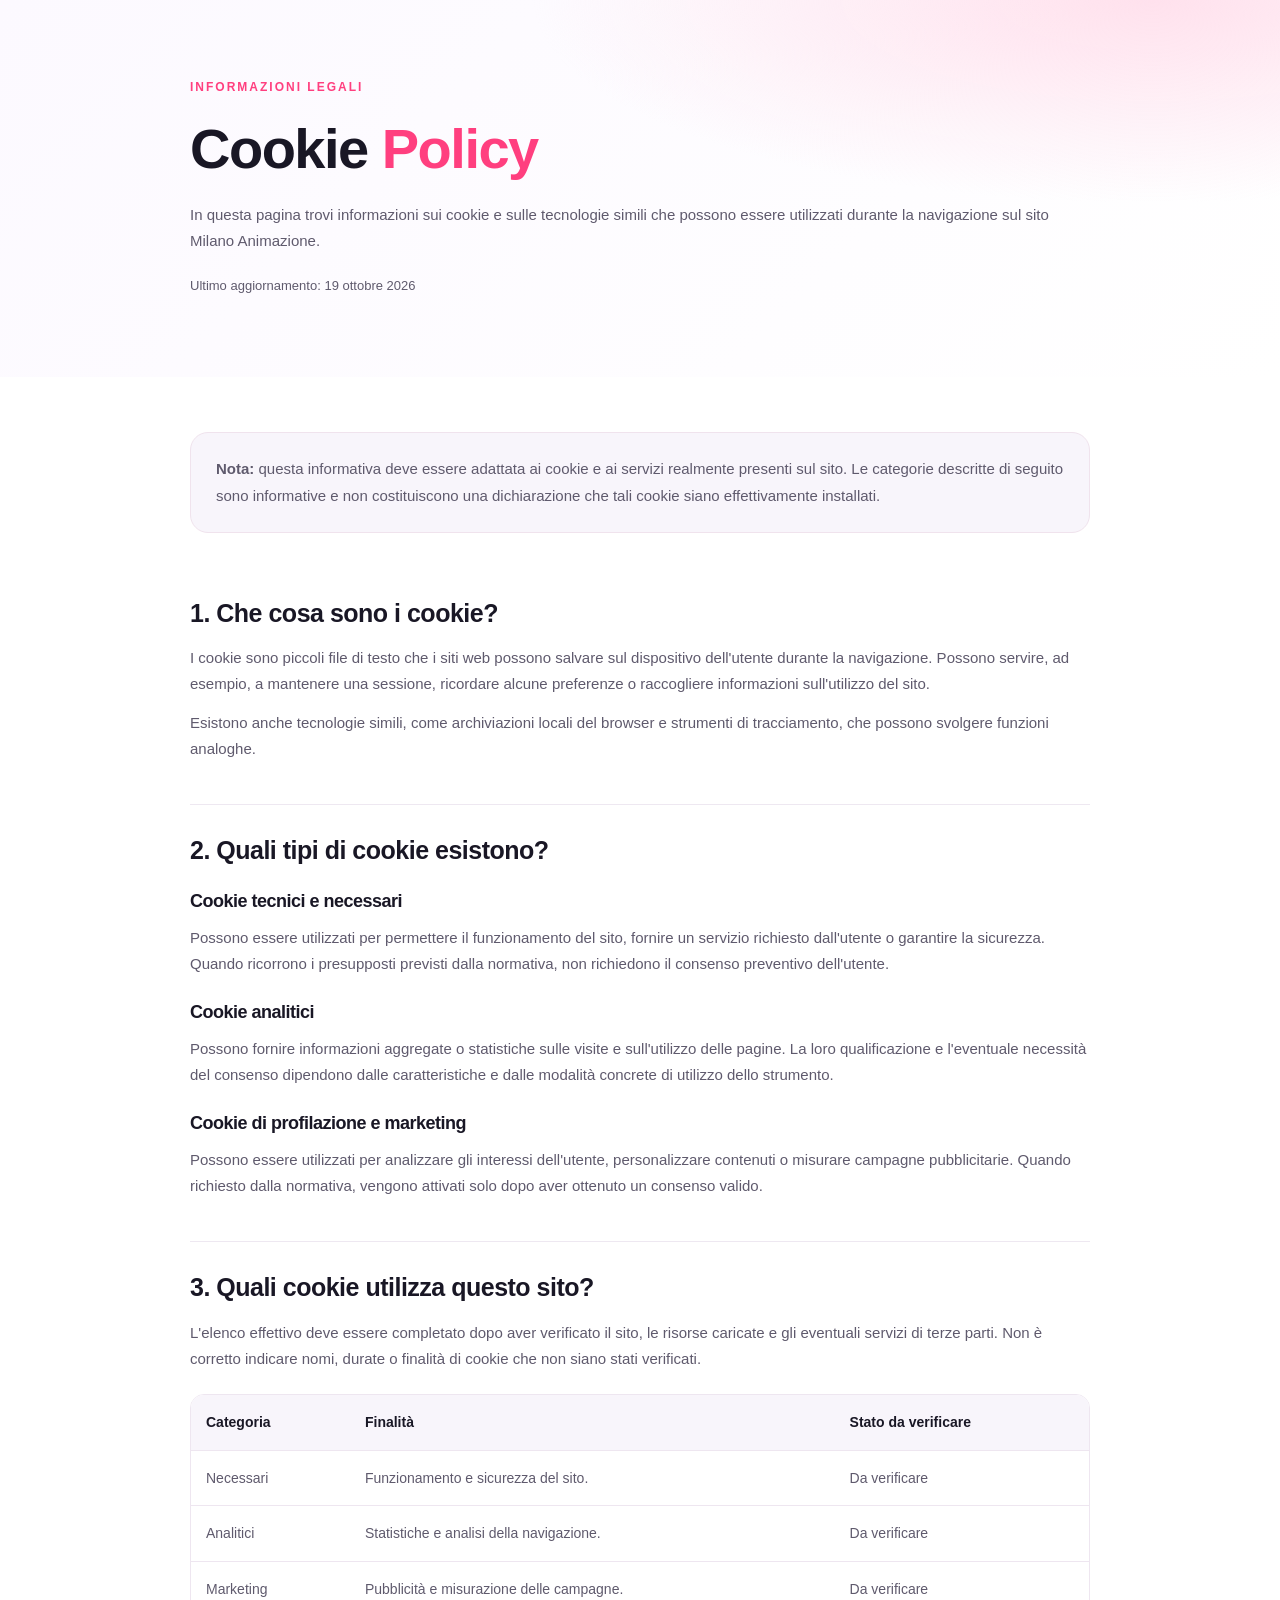
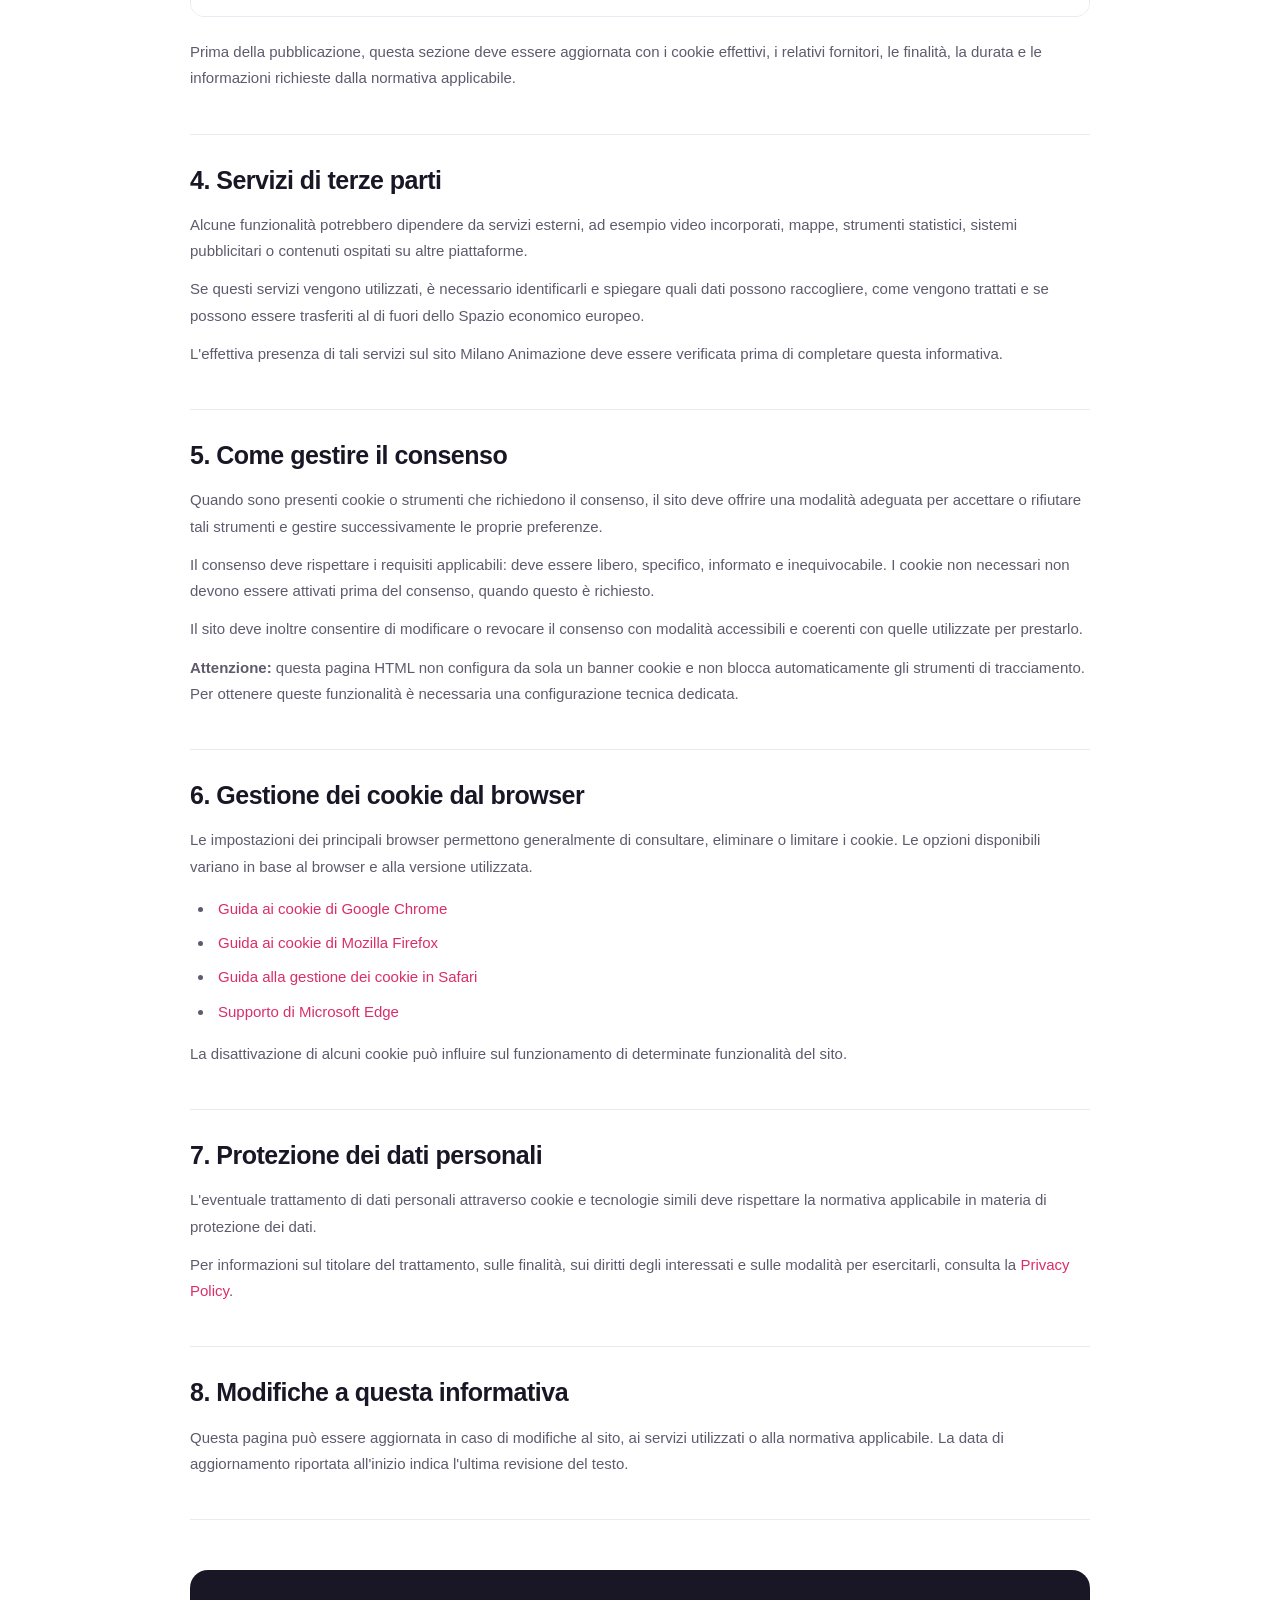
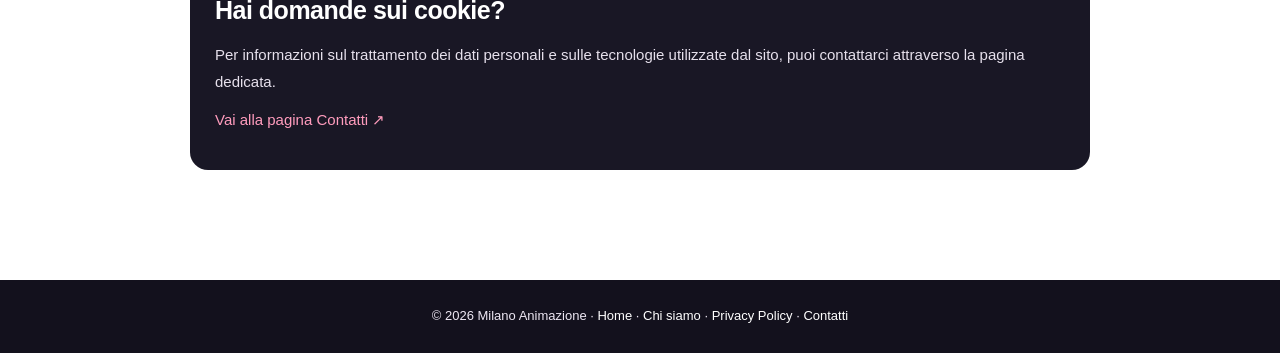
<file: cookie-policy/index.html>
<!DOCTYPE html>
<html lang="it">
<head>
  <meta charset="UTF-8">
  <meta name="viewport" content="width=device-width, initial-scale=1.0">

  <title>Cookie Policy | Milano Animazione</title>
  <meta name="description" content="Informativa sui cookie del sito Milano Animazione: cosa sono i cookie, come vengono utilizzati e come gestire le preferenze.">

  <link rel="canonical" href="https://milanoanimazione.it/cookie-policy/">
  <link rel="stylesheet" href="../assets/css/style.css">

  <style>
    .cookie-page {
      --cookie-pink: #ff3f7f;
      --cookie-dark: #191725;
      --cookie-text: #5f5a6d;
      --cookie-light: #f8f5fb;
      color: var(--cookie-dark);
      font-family: Arial, Helvetica, sans-serif;
      line-height: 1.75;
    }

    .cookie-page * {
      box-sizing: border-box;
    }

    .cookie-container {
      width: min(900px, calc(100% - 40px));
      margin: 0 auto;
    }

    .cookie-hero {
      padding: 72px 0 62px;
      background:
        radial-gradient(ellipse at 90% 0%, #ffe1ed, transparent 38%),
        linear-gradient(135deg, #fcf9ff, #fff);
    }

    .cookie-eyebrow {
      display: inline-block;
      margin-bottom: 16px;
      color: var(--cookie-pink);
      font-size: 12px;
      font-weight: 800;
      letter-spacing: 2px;
      text-transform: uppercase;
    }

    .cookie-page h1,
    .cookie-page h2,
    .cookie-page h3 {
      color: var(--cookie-dark);
      line-height: 1.25;
      letter-spacing: -.5px;
    }

    .cookie-page h1 {
      margin: 0 0 18px;
      font-size: clamp(38px, 5vw, 56px);
      letter-spacing: -1.5px;
    }

    .cookie-page h2 {
      margin: 0 0 16px;
      font-size: 25px;
    }

    .cookie-page h3 {
      margin: 24px 0 8px;
      font-size: 18px;
    }

    .cookie-highlight {
      color: var(--cookie-pink);
    }

    .cookie-page p,
    .cookie-page li {
      color: var(--cookie-text);
      font-size: 15px;
    }

    .cookie-updated {
      margin-top: 20px;
      font-size: 13px !important;
    }

    .cookie-content {
      padding: 55px 0 80px;
    }

    .cookie-intro {
      margin-bottom: 35px;
      padding: 23px 25px;
      border: 1px solid #f0e3ed;
      border-radius: 18px;
      background: var(--cookie-light);
    }

    .cookie-intro p {
      margin: 0;
    }

    .cookie-section {
      padding: 30px 0;
      border-bottom: 1px solid #eee8f1;
      scroll-margin-top: 25px;
    }

    .cookie-section:last-child {
      border-bottom: 0;
    }

    .cookie-section p {
      margin: 12px 0;
    }

    .cookie-section ul {
      padding-left: 24px;
    }

    .cookie-section li {
      margin: 8px 0;
      padding-left: 4px;
    }

    .cookie-table-wrap {
      width: 100%;
      margin: 22px 0;
      overflow-x: auto;
      border: 1px solid #eee6f0;
      border-radius: 14px;
    }

    .cookie-table {
      width: 100%;
      min-width: 520px;
      border-collapse: collapse;
      background: #fff;
    }

    .cookie-table th,
    .cookie-table td {
      padding: 15px;
      border-bottom: 1px solid #eee6f0;
      text-align: left;
      vertical-align: top;
      font-size: 14px;
    }

    .cookie-table th {
      background: var(--cookie-light);
      color: var(--cookie-dark);
    }

    .cookie-table td {
      color: var(--cookie-text);
    }

    .cookie-table tr:last-child td {
      border-bottom: 0;
    }

    .cookie-page a {
      color: #d92e6b;
      text-underline-offset: 3px;
      overflow-wrap: anywhere;
    }

    .cookie-page a:hover {
      color: #a91c4d;
    }

    .cookie-contact-box {
      margin-top: 20px;
      padding: 25px;
      border-radius: 18px;
      background: var(--cookie-dark);
      color: #fff;
    }

    .cookie-contact-box h2 {
      color: #fff;
    }

    .cookie-contact-box p {
      color: #e6e0ec;
    }

    .cookie-contact-box a {
      color: #ff9cbd;
    }

    .cookie-footer {
      padding: 25px 0;
      background: #13111d;
      text-align: center;
    }

    .cookie-footer p {
      margin: 0;
      color: #eee8f4;
      font-size: 13px;
    }

    .cookie-footer a {
      color: #fff;
    }

    @media (max-width: 560px) {
      .cookie-container {
        width: calc(100% - 32px);
      }

      .cookie-hero {
        padding: 50px 0 42px;
      }

      .cookie-content {
        padding: 35px 0 55px;
      }

      .cookie-section {
        padding: 25px 0;
      }

      .cookie-intro,
      .cookie-contact-box {
        padding: 20px;
      }
    }
  </style>
</head>

<body>
  <main class="cookie-page">

    <header class="cookie-hero">
      <div class="cookie-container">
        <span class="cookie-eyebrow">Informazioni legali</span>

        <h1>Cookie <span class="cookie-highlight">Policy</span></h1>

        <p>
          In questa pagina trovi informazioni sui cookie e sulle
          tecnologie simili che possono essere utilizzati durante
          la navigazione sul sito Milano Animazione.
        </p>

        <p class="cookie-updated">
          Ultimo aggiornamento: 19 ottobre 2026
        </p>
      </div>
    </header>

    <div class="cookie-content">
      <div class="cookie-container">

        <div class="cookie-intro">
          <p>
            <strong>Nota:</strong> questa informativa deve essere adattata
            ai cookie e ai servizi realmente presenti sul sito. Le
            categorie descritte di seguito sono informative e non
            costituiscono una dichiarazione che tali cookie siano
            effettivamente installati.
          </p>
        </div>

        <section class="cookie-section" id="cosa-sono">
          <h2>1. Che cosa sono i cookie?</h2>

          <p>
            I cookie sono piccoli file di testo che i siti web possono
            salvare sul dispositivo dell'utente durante la navigazione.
            Possono servire, ad esempio, a mantenere una sessione,
            ricordare alcune preferenze o raccogliere informazioni
            sull'utilizzo del sito.
          </p>

          <p>
            Esistono anche tecnologie simili, come archiviazioni locali
            del browser e strumenti di tracciamento, che possono
            svolgere funzioni analoghe.
          </p>
        </section>

        <section class="cookie-section" id="tipologie">
          <h2>2. Quali tipi di cookie esistono?</h2>

          <h3>Cookie tecnici e necessari</h3>
          <p>
            Possono essere utilizzati per permettere il funzionamento
            del sito, fornire un servizio richiesto dall'utente o
            garantire la sicurezza. Quando ricorrono i presupposti
            previsti dalla normativa, non richiedono il consenso
            preventivo dell'utente.
          </p>

          <h3>Cookie analitici</h3>
          <p>
            Possono fornire informazioni aggregate o statistiche sulle
            visite e sull'utilizzo delle pagine. La loro qualificazione
            e l'eventuale necessità del consenso dipendono dalle
            caratteristiche e dalle modalità concrete di utilizzo
            dello strumento.
          </p>

          <h3>Cookie di profilazione e marketing</h3>
          <p>
            Possono essere utilizzati per analizzare gli interessi
            dell'utente, personalizzare contenuti o misurare campagne
            pubblicitarie. Quando richiesto dalla normativa, vengono
            attivati solo dopo aver ottenuto un consenso valido.
          </p>
        </section>

        <section class="cookie-section" id="cookie-usati">
          <h2>3. Quali cookie utilizza questo sito?</h2>

          <p>
            L'elenco effettivo deve essere completato dopo aver
            verificato il sito, le risorse caricate e gli eventuali
            servizi di terze parti. Non è corretto indicare nomi,
            durate o finalità di cookie che non siano stati verificati.
          </p>

          <div class="cookie-table-wrap">
            <table class="cookie-table">
              <thead>
                <tr>
                  <th>Categoria</th>
                  <th>Finalità</th>
                  <th>Stato da verificare</th>
                </tr>
              </thead>
              <tbody>
                <tr>
                  <td>Necessari</td>
                  <td>Funzionamento e sicurezza del sito.</td>
                  <td>Da verificare</td>
                </tr>
                <tr>
                  <td>Analitici</td>
                  <td>Statistiche e analisi della navigazione.</td>
                  <td>Da verificare</td>
                </tr>
                <tr>
                  <td>Marketing</td>
                  <td>Pubblicità e misurazione delle campagne.</td>
                  <td>Da verificare</td>
                </tr>
              </tbody>
            </table>
          </div>

          <p>
            Prima della pubblicazione, questa sezione deve essere
            aggiornata con i cookie effettivi, i relativi fornitori,
            le finalità, la durata e le informazioni richieste
            dalla normativa applicabile.
          </p>
        </section>

        <section class="cookie-section" id="terze-parti">
          <h2>4. Servizi di terze parti</h2>

          <p>
            Alcune funzionalità potrebbero dipendere da servizi esterni,
            ad esempio video incorporati, mappe, strumenti statistici,
            sistemi pubblicitari o contenuti ospitati su altre
            piattaforme.
          </p>

          <p>
            Se questi servizi vengono utilizzati, è necessario
            identificarli e spiegare quali dati possono raccogliere,
            come vengono trattati e se possono essere trasferiti
            al di fuori dello Spazio economico europeo.
          </p>

          <p>
            L'effettiva presenza di tali servizi sul sito Milano
            Animazione deve essere verificata prima di completare
            questa informativa.
          </p>
        </section>

        <section class="cookie-section" id="consenso">
          <h2>5. Come gestire il consenso</h2>

          <p>
            Quando sono presenti cookie o strumenti che richiedono
            il consenso, il sito deve offrire una modalità adeguata
            per accettare o rifiutare tali strumenti e gestire
            successivamente le proprie preferenze.
          </p>

          <p>
            Il consenso deve rispettare i requisiti applicabili:
            deve essere libero, specifico, informato e inequivocabile.
            I cookie non necessari non devono essere attivati prima
            del consenso, quando questo è richiesto.
          </p>

          <p>
            Il sito deve inoltre consentire di modificare o revocare
            il consenso con modalità accessibili e coerenti con
            quelle utilizzate per prestarlo.
          </p>

          <p>
            <strong>Attenzione:</strong> questa pagina HTML non
            configura da sola un banner cookie e non blocca
            automaticamente gli strumenti di tracciamento.
            Per ottenere queste funzionalità è necessaria una
            configurazione tecnica dedicata.
          </p>
        </section>

        <section class="cookie-section" id="browser">
          <h2>6. Gestione dei cookie dal browser</h2>

          <p>
            Le impostazioni dei principali browser permettono
            generalmente di consultare, eliminare o limitare i cookie.
            Le opzioni disponibili variano in base al browser e alla
            versione utilizzata.
          </p>

          <ul>
            <li>
              <a href="https://support.google.com/chrome/answer/95647?hl=it" target="_blank" rel="noopener noreferrer">
                Guida ai cookie di Google Chrome
              </a>
            </li>
            <li>
              <a href="https://support.mozilla.org/it/kb/cookie-informazioni-che-i-siti-web-memorizzano-sul-computer" target="_blank" rel="noopener noreferrer">
                Guida ai cookie di Mozilla Firefox
              </a>
            </li>
            <li>
              <a href="https://support.apple.com/it-it/guide/safari/sfri11471/mac" target="_blank" rel="noopener noreferrer">
                Guida alla gestione dei cookie in Safari
              </a>
            </li>
            <li>
              <a href="https://support.microsoft.com/it-it/microsoft-edge" target="_blank" rel="noopener noreferrer">
                Supporto di Microsoft Edge
              </a>
            </li>
          </ul>

          <p>
            La disattivazione di alcuni cookie può influire sul
            funzionamento di determinate funzionalità del sito.
          </p>
        </section>

        <section class="cookie-section" id="diritti">
          <h2>7. Protezione dei dati personali</h2>

          <p>
            L'eventuale trattamento di dati personali attraverso
            cookie e tecnologie simili deve rispettare la normativa
            applicabile in materia di protezione dei dati.
          </p>

          <p>
            Per informazioni sul titolare del trattamento, sulle
            finalità, sui diritti degli interessati e sulle modalità
            per esercitarli, consulta la
            <a href="../privacy-policy/index.html">Privacy Policy</a>.
          </p>
        </section>

        <section class="cookie-section" id="modifiche">
          <h2>8. Modifiche a questa informativa</h2>

          <p>
            Questa pagina può essere aggiornata in caso di modifiche
            al sito, ai servizi utilizzati o alla normativa applicabile.
            La data di aggiornamento riportata all'inizio indica
            l'ultima revisione del testo.
          </p>
        </section>

        <section class="cookie-section" id="contatti">
          <div class="cookie-contact-box">
            <h2>Hai domande sui cookie?</h2>

            <p>
              Per informazioni sul trattamento dei dati personali
              e sulle tecnologie utilizzate dal sito, puoi contattarci
              attraverso la pagina dedicata.
            </p>

            <p>
              <a href="../contatti/index.html">Vai alla pagina Contatti ↗</a>
            </p>
          </div>
        </section>

      </div>
    </div>

    <footer class="cookie-footer">
      <div class="cookie-container">
        <p>
          © <span id="cookie-year"></span> Milano Animazione
          · <a href="../index.html">Home</a>
          · <a href="../chi-siamo/index.html">Chi siamo</a>
          · <a href="../privacy-policy/index.html">Privacy Policy</a>
          · <a href="../contatti/index.html">Contatti</a>
        </p>
      </div>
    </footer>

  </main>

  <script>
    document.getElementById("cookie-year").textContent =
      new Date().getFullYear();
  </script>
</body>
</html>
</file>
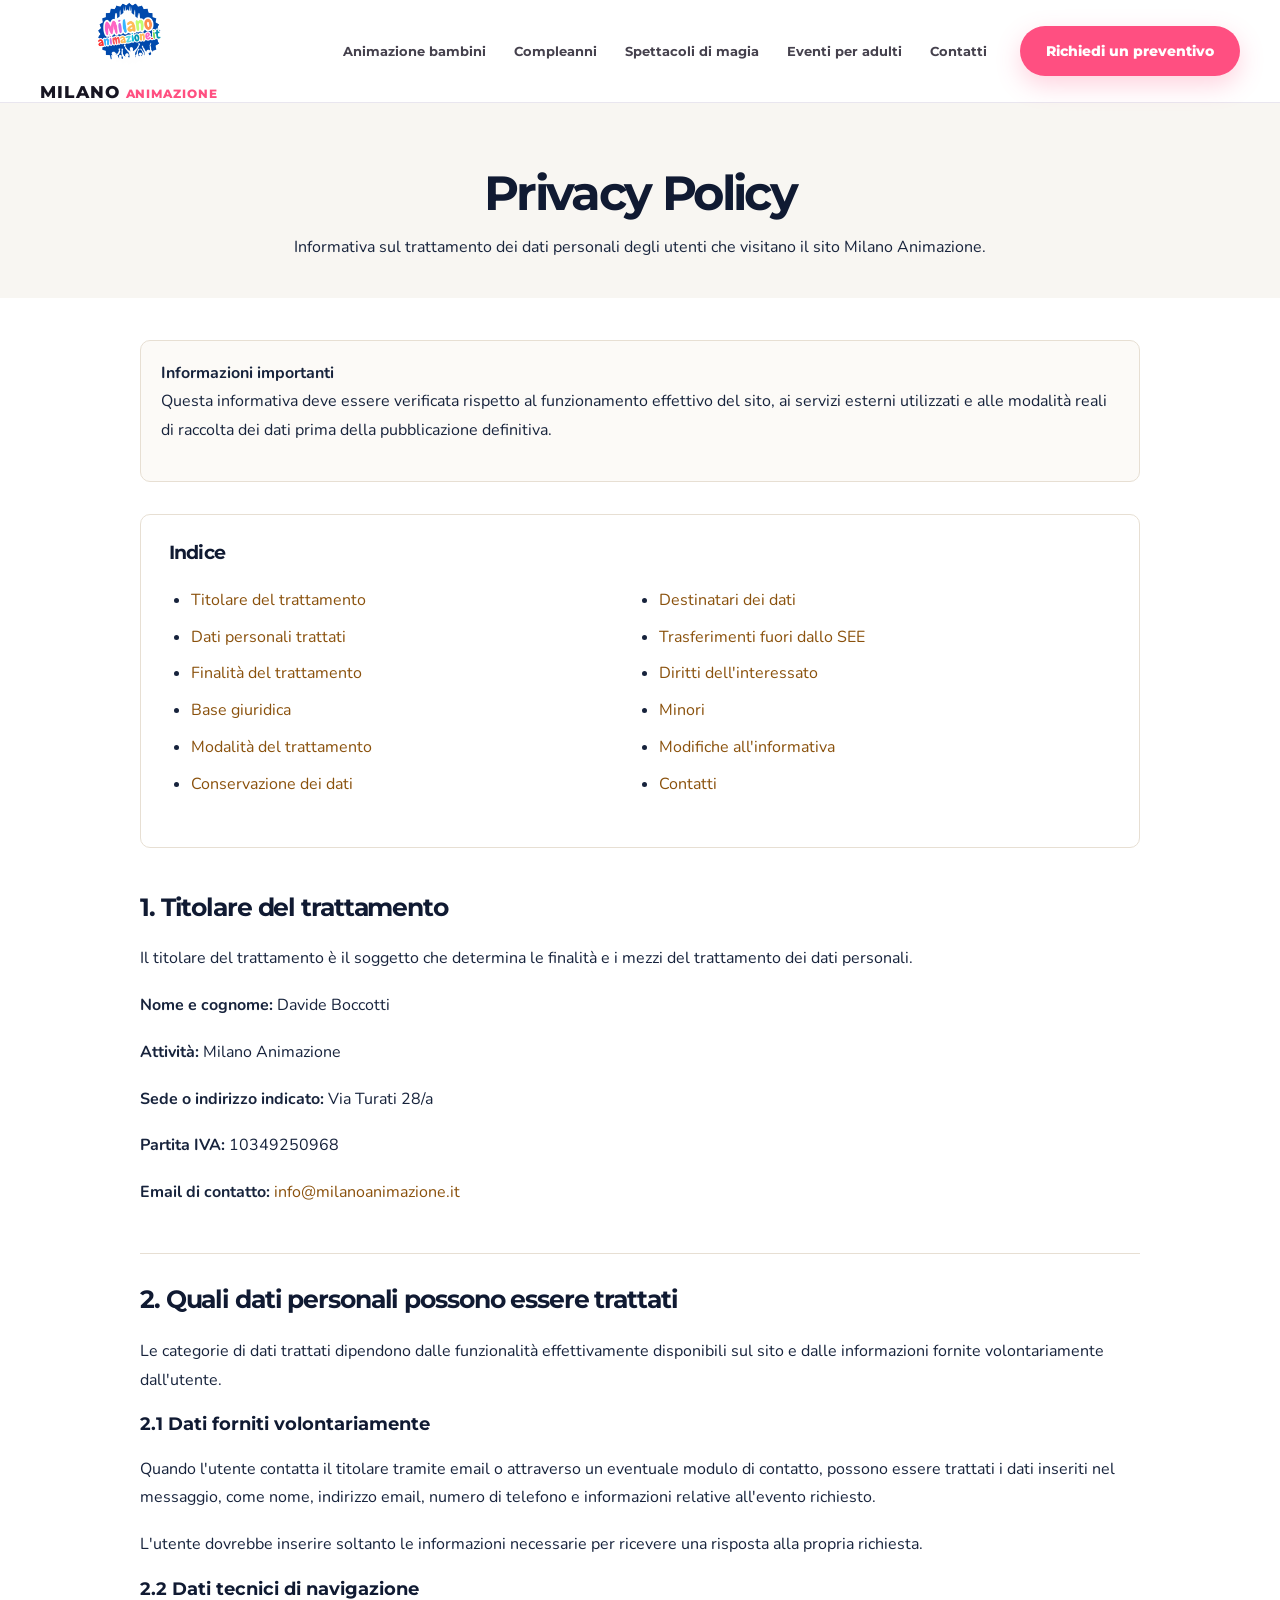
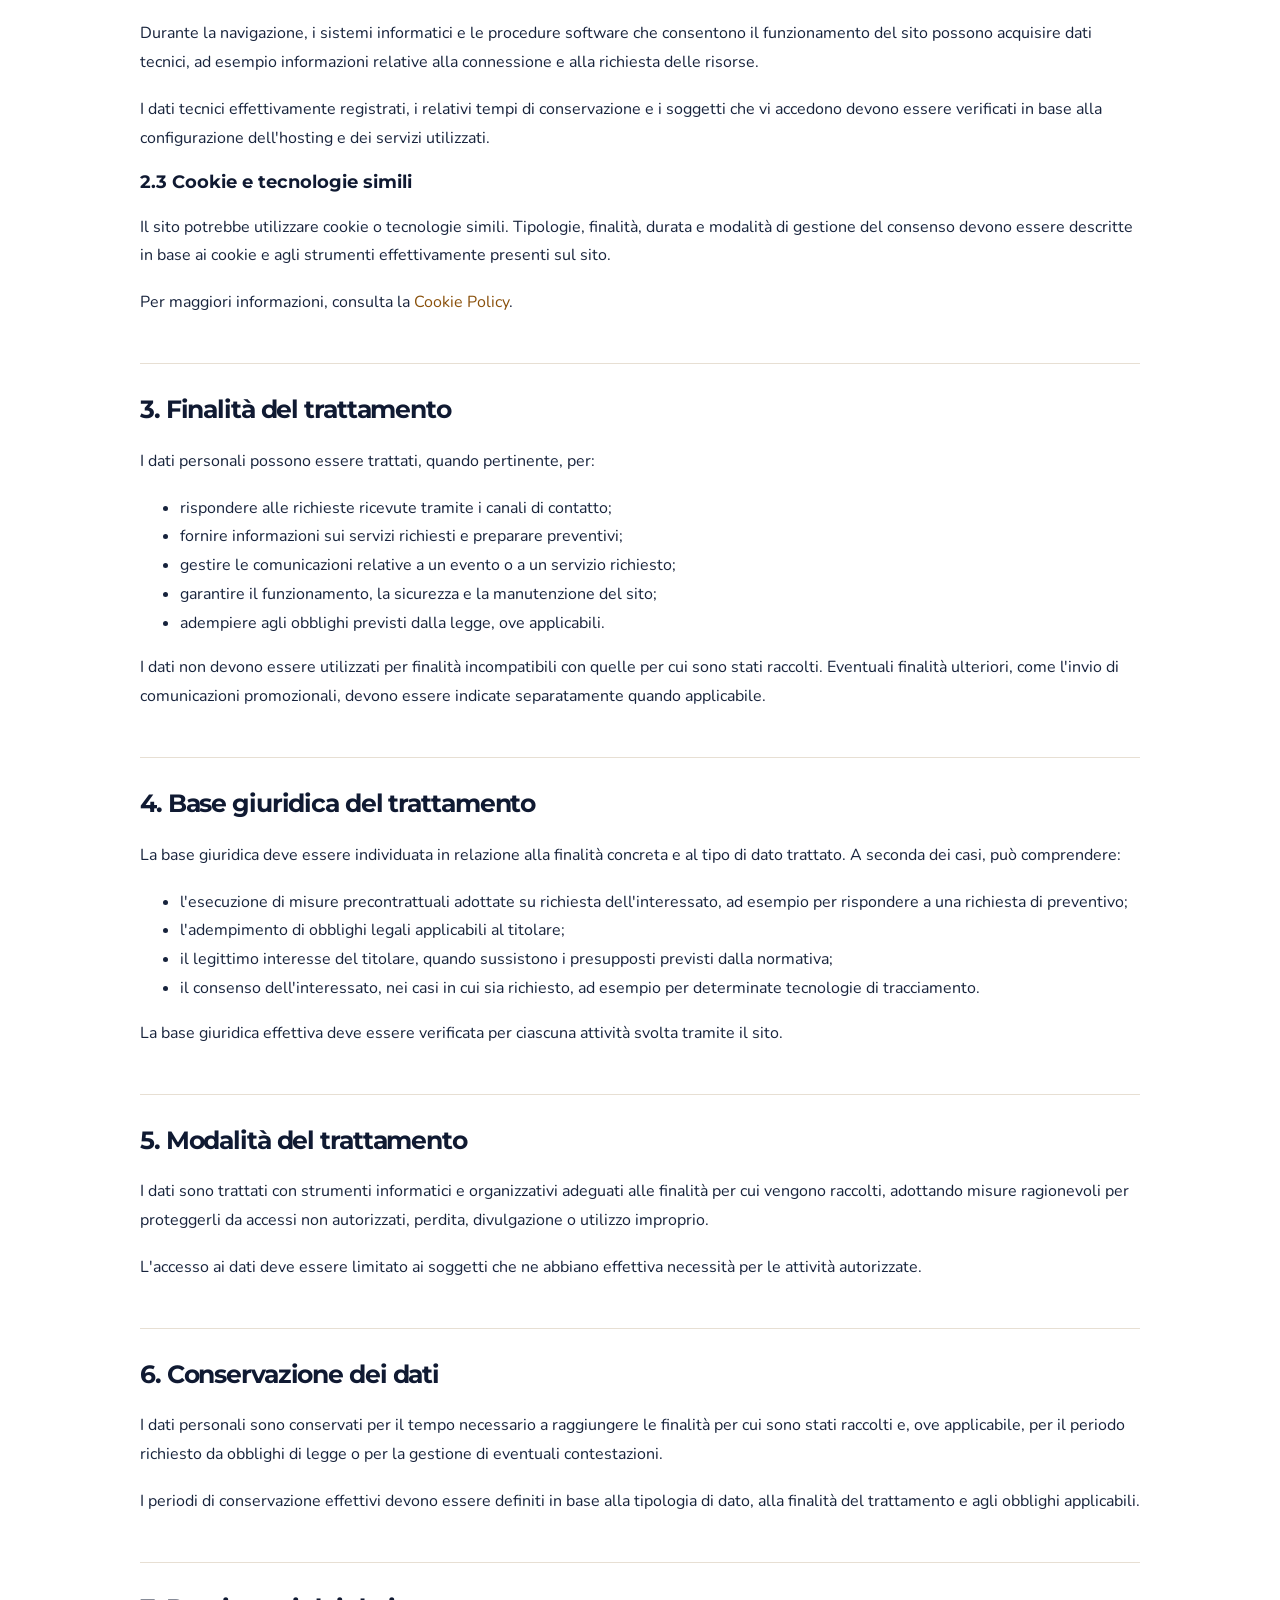
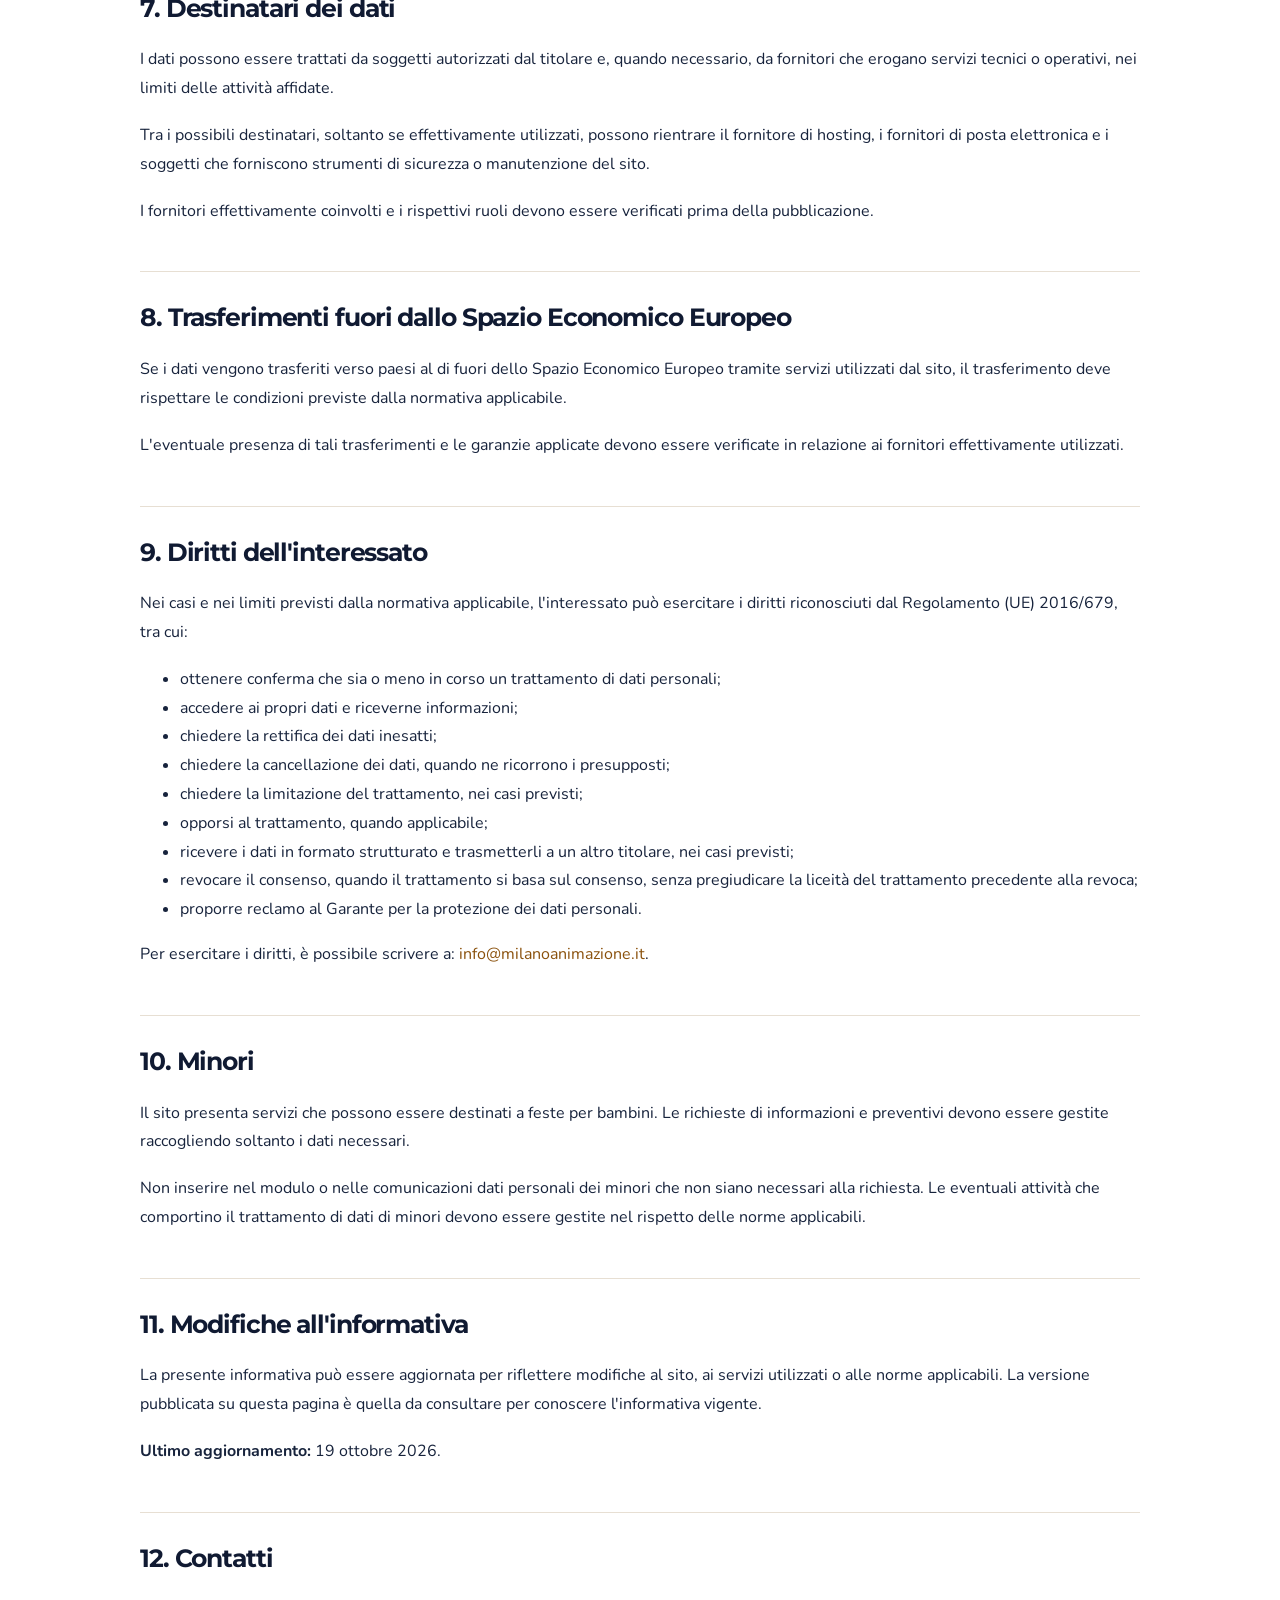
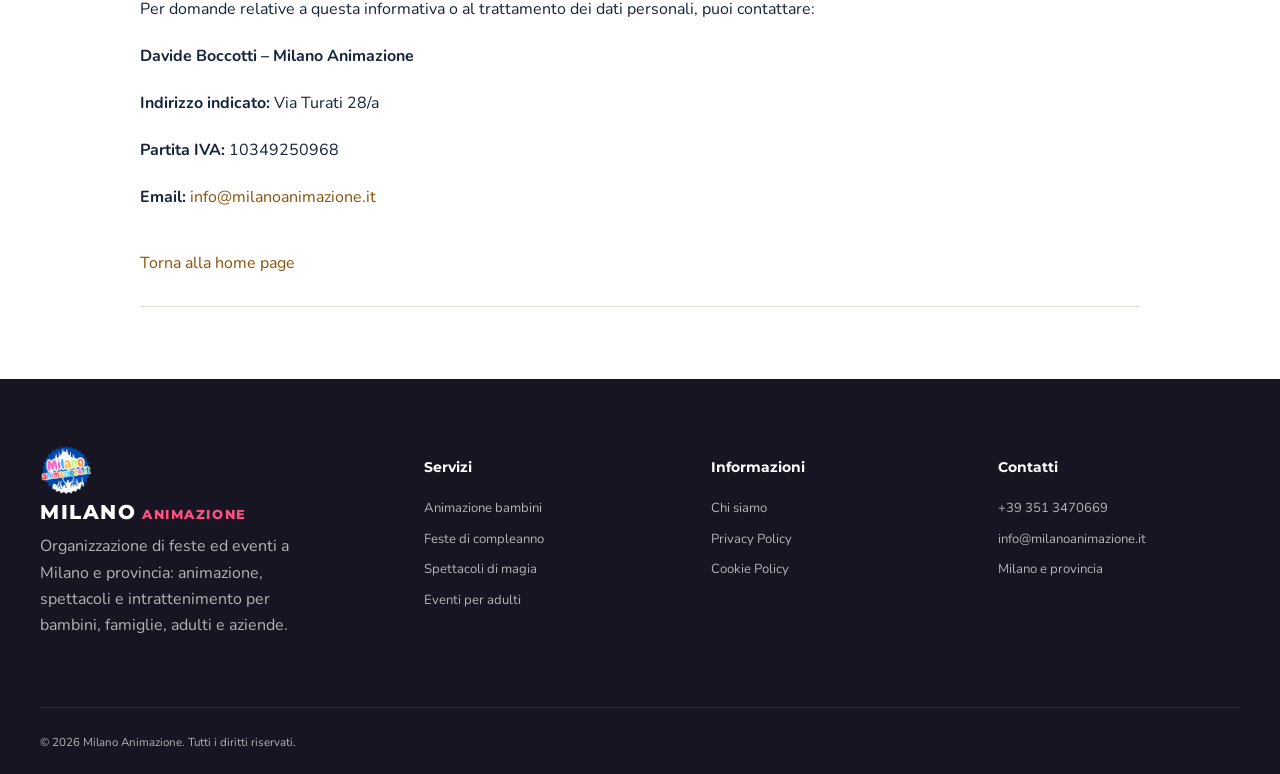
<file: privacy-policy/index.html>
<!doctype html>
<html lang="it">
<head>
  <meta charset="utf-8">
  <meta name="viewport" content="width=device-width, initial-scale=1">

  <title>Privacy Policy | Milano Animazione</title>
  <meta name="description" content="Informativa sul trattamento dei dati personali degli utenti del sito Milano Animazione.">
  <meta name="robots" content="index,follow">
  <link rel="canonical" href="https://milanoanimazione.it/privacy-policy/">

  <link rel="icon" type="image/png" href="/assets/images/favicon.png">
  <link rel="preconnect" href="https://fonts.googleapis.com">
  <link rel="preconnect" href="https://fonts.gstatic.com" crossorigin>
  <link href="https://fonts.googleapis.com/css2?family=Montserrat:wght@500;600;700;800&family=Nunito:wght@400;600;700;800&display=swap" rel="stylesheet">
  <link rel="stylesheet" href="/assets/css/style.css">

  <style>
    .privacy-page {
      color: #17233c;
      background: #fff;
      font-family: "Nunito", sans-serif;
      line-height: 1.8;
    }

    .privacy-page .privacy-hero {
      padding: 64px 20px 36px;
      background: #f8f6f2;
      text-align: center;
    }

    .privacy-page .privacy-hero h1 {
      margin: 0 0 12px;
      color: #101a32;
      font-family: "Montserrat", sans-serif;
      font-size: clamp(2rem, 4vw, 3rem);
    }

    .privacy-page .privacy-hero p {
      max-width: 760px;
      margin: 0 auto;
    }

    .privacy-page .privacy-content {
      width: min(100% - 40px, 1000px);
      margin: 0 auto;
      padding: 42px 0 72px;
    }

    .privacy-page .privacy-notice {
      margin-bottom: 32px;
      padding: 18px 20px;
      border: 1px solid #e7dfd3;
      border-radius: 10px;
      background: #fcfaf7;
    }

    .privacy-page .privacy-index {
      margin: 28px 0 42px;
      padding: 24px 28px;
      border: 1px solid #e7dfd3;
      border-radius: 10px;
    }

    .privacy-page .privacy-index h2 {
      margin-top: 0;
      font-size: 1.2rem;
    }

    .privacy-page .privacy-index ul {
      columns: 2;
      padding-left: 22px;
    }

    .privacy-page .privacy-index li {
      margin-bottom: 8px;
      break-inside: avoid;
    }

    .privacy-page a {
      color: #8a510c;
      text-underline-offset: 3px;
    }

    .privacy-page .privacy-content section {
      padding: 28px 0;
      border-bottom: 1px solid #e7dfd3;
      scroll-margin-top: 100px;
    }

    .privacy-page .privacy-content section:first-of-type {
      padding-top: 0;
    }

    .privacy-page h2,
    .privacy-page h3 {
      color: #101a32;
      font-family: "Montserrat", sans-serif;
      line-height: 1.4;
    }

    .privacy-page h2 {
      font-size: 1.55rem;
    }

    .privacy-page h3 {
      font-size: 1.1rem;
    }

    .privacy-page .privacy-back {
      display: inline-block;
      margin-top: 20px;
    }

    @media (max-width: 640px) {
      .privacy-page .privacy-index ul {
        columns: 1;
      }

      .privacy-page .privacy-content {
        width: min(100% - 28px, 1000px);
      }
    }
  </style>
</head>

<body>
  <header class="site-header">
    <div class="container header-inner">
      <a class="logo" href="/" aria-label="Milano Animazione - Home">
        <img
          src="/assets/images/logo-milano-animazione.png"
          alt="Milano Animazione"
          width="56"
          height="56">
        <span class="logo-text">
          <strong>Milano</strong>
          <span>Animazione</span>
        </span>
      </a>

      <nav class="main-nav" aria-label="Navigazione principale">
        <a href="/animazione-bambini/">Animazione bambini</a>
        <a href="/feste-compleanno/">Compleanni</a>
        <a href="/spettacoli-di-magia/">Spettacoli di magia</a>
        <a href="/eventi-adulti/">Eventi per adulti</a>
        <a href="/contatti/">Contatti</a>
      </nav>

      <a class="btn btn-primary header-cta" href="/contatti/">
        Richiedi un preventivo
      </a>

      <button class="menu-toggle" type="button"
        aria-label="Apri menu" aria-expanded="false">
        <i></i><i></i><i></i>
      </button>
    </div>

    <nav class="mobile-nav" aria-label="Navigazione mobile">
      <a href="/animazione-bambini/">Animazione bambini</a>
      <a href="/feste-compleanno/">Compleanni</a>
      <a href="/spettacoli-di-magia/">Spettacoli di magia</a>
      <a href="/eventi-adulti/">Eventi per adulti</a>
      <a href="/contatti/">Contatti</a>
    </nav>
  </header>

  <main class="privacy-page">
    <div class="privacy-hero">
      <h1>Privacy Policy</h1>
      <p>
        Informativa sul trattamento dei dati personali degli utenti
        che visitano il sito Milano Animazione.
      </p>
    </div>

    <div class="privacy-content">
      <div class="privacy-notice">
        <strong>Informazioni importanti</strong>
        <p>
          Questa informativa deve essere verificata rispetto al
          funzionamento effettivo del sito, ai servizi esterni utilizzati
          e alle modalità reali di raccolta dei dati prima della
          pubblicazione definitiva.
        </p>
      </div>

      <nav class="privacy-index" aria-label="Indice della Privacy Policy">
        <h2>Indice</h2>
        <ul>
          <li><a href="#titolare">Titolare del trattamento</a></li>
          <li><a href="#dati">Dati personali trattati</a></li>
          <li><a href="#finalita">Finalità del trattamento</a></li>
          <li><a href="#base-giuridica">Base giuridica</a></li>
          <li><a href="#modalita">Modalità del trattamento</a></li>
          <li><a href="#conservazione">Conservazione dei dati</a></li>
          <li><a href="#destinatari">Destinatari dei dati</a></li>
          <li><a href="#trasferimenti">Trasferimenti fuori dallo SEE</a></li>
          <li><a href="#diritti">Diritti dell'interessato</a></li>
          <li><a href="#minori">Minori</a></li>
          <li><a href="#modifiche">Modifiche all'informativa</a></li>
          <li><a href="#contatti-privacy">Contatti</a></li>
        </ul>
      </nav>

      <section id="titolare">
        <h2>1. Titolare del trattamento</h2>
        <p>
          Il titolare del trattamento è il soggetto che determina le
          finalità e i mezzi del trattamento dei dati personali.
        </p>
        <p>
          <strong>Nome e cognome:</strong> Davide Boccotti
        </p>
        <p>
          <strong>Attività:</strong> Milano Animazione
        </p>
        <p>
          <strong>Sede o indirizzo indicato:</strong> Via Turati 28/a
        </p>
        <p>
          <strong>Partita IVA:</strong> 10349250968
        </p>
        <p>
          <strong>Email di contatto:</strong>
          <a href="mailto:info@milanoanimazione.it">info@milanoanimazione.it</a>
        </p>
        <p>

        </p>
      </section>

      <section id="dati">
        <h2>2. Quali dati personali possono essere trattati</h2>
        <p>
          Le categorie di dati trattati dipendono dalle funzionalità
          effettivamente disponibili sul sito e dalle informazioni
          fornite volontariamente dall'utente.
        </p>

        <h3>2.1 Dati forniti volontariamente</h3>
        <p>
          Quando l'utente contatta il titolare tramite email o attraverso
          un eventuale modulo di contatto, possono essere trattati i dati
          inseriti nel messaggio, come nome, indirizzo email, numero di
          telefono e informazioni relative all'evento richiesto.
        </p>
        <p>
          L'utente dovrebbe inserire soltanto le informazioni necessarie
          per ricevere una risposta alla propria richiesta.
        </p>

        <h3>2.2 Dati tecnici di navigazione</h3>
        <p>
          Durante la navigazione, i sistemi informatici e le procedure
          software che consentono il funzionamento del sito possono
          acquisire dati tecnici, ad esempio informazioni relative alla
          connessione e alla richiesta delle risorse.
        </p>
        <p>
          I dati tecnici effettivamente registrati, i relativi tempi di
          conservazione e i soggetti che vi accedono devono essere
          verificati in base alla configurazione dell'hosting e dei
          servizi utilizzati.
        </p>

        <h3>2.3 Cookie e tecnologie simili</h3>
        <p>
          Il sito potrebbe utilizzare cookie o tecnologie simili.
          Tipologie, finalità, durata e modalità di gestione del consenso
          devono essere descritte in base ai cookie e agli strumenti
          effettivamente presenti sul sito.
        </p>
        <p>
          Per maggiori informazioni, consulta la
          <a href="/cookie-policy/">Cookie Policy</a>.
        </p>
      </section>

      <section id="finalita">
        <h2>3. Finalità del trattamento</h2>
        <p>I dati personali possono essere trattati, quando pertinente, per:</p>
        <ul>
          <li>rispondere alle richieste ricevute tramite i canali di contatto;</li>
          <li>fornire informazioni sui servizi richiesti e preparare preventivi;</li>
          <li>gestire le comunicazioni relative a un evento o a un servizio richiesto;</li>
          <li>garantire il funzionamento, la sicurezza e la manutenzione del sito;</li>
          <li>adempiere agli obblighi previsti dalla legge, ove applicabili.</li>
        </ul>
        <p>
          I dati non devono essere utilizzati per finalità incompatibili
          con quelle per cui sono stati raccolti. Eventuali finalità
          ulteriori, come l'invio di comunicazioni promozionali, devono
          essere indicate separatamente quando applicabile.
        </p>
      </section>

      <section id="base-giuridica">
        <h2>4. Base giuridica del trattamento</h2>
        <p>
          La base giuridica deve essere individuata in relazione alla
          finalità concreta e al tipo di dato trattato. A seconda dei
          casi, può comprendere:
        </p>
        <ul>
          <li>
            l'esecuzione di misure precontrattuali adottate su richiesta
            dell'interessato, ad esempio per rispondere a una richiesta
            di preventivo;
          </li>
          <li>
            l'adempimento di obblighi legali applicabili al titolare;
          </li>
          <li>
            il legittimo interesse del titolare, quando sussistono i
            presupposti previsti dalla normativa;
          </li>
          <li>
            il consenso dell'interessato, nei casi in cui sia richiesto,
            ad esempio per determinate tecnologie di tracciamento.
          </li>
        </ul>
        <p>
          La base giuridica effettiva deve essere verificata per ciascuna
          attività svolta tramite il sito.
        </p>
      </section>

      <section id="modalita">
        <h2>5. Modalità del trattamento</h2>
        <p>
          I dati sono trattati con strumenti informatici e organizzativi
          adeguati alle finalità per cui vengono raccolti, adottando
          misure ragionevoli per proteggerli da accessi non autorizzati,
          perdita, divulgazione o utilizzo improprio.
        </p>
        <p>
          L'accesso ai dati deve essere limitato ai soggetti che ne
          abbiano effettiva necessità per le attività autorizzate.
        </p>
      </section>

      <section id="conservazione">
        <h2>6. Conservazione dei dati</h2>
        <p>
          I dati personali sono conservati per il tempo necessario a
          raggiungere le finalità per cui sono stati raccolti e, ove
          applicabile, per il periodo richiesto da obblighi di legge o
          per la gestione di eventuali contestazioni.
        </p>
        <p>
          I periodi di conservazione effettivi devono essere definiti
          in base alla tipologia di dato, alla finalità del trattamento
          e agli obblighi applicabili.
        </p>
      </section>

      <section id="destinatari">
        <h2>7. Destinatari dei dati</h2>
        <p>
          I dati possono essere trattati da soggetti autorizzati dal
          titolare e, quando necessario, da fornitori che erogano servizi
          tecnici o operativi, nei limiti delle attività affidate.
        </p>
        <p>
          Tra i possibili destinatari, soltanto se effettivamente
          utilizzati, possono rientrare il fornitore di hosting, i
          fornitori di posta elettronica e i soggetti che forniscono
          strumenti di sicurezza o manutenzione del sito.
        </p>
        <p>
          I fornitori effettivamente coinvolti e i rispettivi ruoli
          devono essere verificati prima della pubblicazione.
        </p>
      </section>

      <section id="trasferimenti">
        <h2>8. Trasferimenti fuori dallo Spazio Economico Europeo</h2>
        <p>
          Se i dati vengono trasferiti verso paesi al di fuori dello
          Spazio Economico Europeo tramite servizi utilizzati dal sito,
          il trasferimento deve rispettare le condizioni previste dalla
          normativa applicabile.
        </p>
        <p>
          L'eventuale presenza di tali trasferimenti e le garanzie
          applicate devono essere verificate in relazione ai fornitori
          effettivamente utilizzati.
        </p>
      </section>

      <section id="diritti">
        <h2>9. Diritti dell'interessato</h2>
        <p>
          Nei casi e nei limiti previsti dalla normativa applicabile,
          l'interessato può esercitare i diritti riconosciuti dal
          Regolamento (UE) 2016/679, tra cui:
        </p>
        <ul>
          <li>ottenere conferma che sia o meno in corso un trattamento di dati personali;</li>
          <li>accedere ai propri dati e riceverne informazioni;</li>
          <li>chiedere la rettifica dei dati inesatti;</li>
          <li>chiedere la cancellazione dei dati, quando ne ricorrono i presupposti;</li>
          <li>chiedere la limitazione del trattamento, nei casi previsti;</li>
          <li>opporsi al trattamento, quando applicabile;</li>
          <li>ricevere i dati in formato strutturato e trasmetterli a un altro titolare, nei casi previsti;</li>
          <li>revocare il consenso, quando il trattamento si basa sul consenso, senza pregiudicare la liceità del trattamento precedente alla revoca;</li>
          <li>proporre reclamo al Garante per la protezione dei dati personali.</li>
        </ul>
        <p>
          Per esercitare i diritti, è possibile scrivere a:
          <a href="mailto:info@milanoanimazione.it">info@milanoanimazione.it</a>.
        </p>
      </section>

      <section id="minori">
        <h2>10. Minori</h2>
        <p>
          Il sito presenta servizi che possono essere destinati a feste
          per bambini. Le richieste di informazioni e preventivi devono
          essere gestite raccogliendo soltanto i dati necessari.
        </p>
        <p>
          Non inserire nel modulo o nelle comunicazioni dati personali
          dei minori che non siano necessari alla richiesta. Le eventuali
          attività che comportino il trattamento di dati di minori
          devono essere gestite nel rispetto delle norme applicabili.
        </p>
      </section>

      <section id="modifiche">
        <h2>11. Modifiche all'informativa</h2>
        <p>
          La presente informativa può essere aggiornata per riflettere
          modifiche al sito, ai servizi utilizzati o alle norme
          applicabili. La versione pubblicata su questa pagina è quella
          da consultare per conoscere l'informativa vigente.
        </p>
        <p>
          <strong>Ultimo aggiornamento:</strong> 19 ottobre 2026.
        </p>
      </section>

      <section id="contatti-privacy">
        <h2>12. Contatti</h2>
        <p>
          Per domande relative a questa informativa o al trattamento
          dei dati personali, puoi contattare:
        </p>
        <p><strong>Davide Boccotti – Milano Animazione</strong></p>
        <p><strong>Indirizzo indicato:</strong> Via Turati 28/a</p>
        <p><strong>Partita IVA:</strong> 10349250968</p>
        <p>
          <strong>Email:</strong>
          <a href="mailto:info@milanoanimazione.it">info@milanoanimazione.it</a>
        </p>
        <a class="privacy-back" href="/">Torna alla home page</a>
      </section>
    </div>
  </main>

  <footer class="footer">
    <div class="container footer-grid">
      <div>
        <a class="logo" href="/" aria-label="Milano Animazione - Home">
          <img
            src="/assets/images/logo-milano-animazione.png"
            alt="Milano Animazione"
            width="52"
            height="52">
          <span class="logo-text">
            <strong>Milano</strong>
            <span>Animazione</span>
          </span>
        </a>
        <p>
          Organizzazione di feste ed eventi a Milano e provincia:
          animazione, spettacoli e intrattenimento per bambini,
          famiglie, adulti e aziende.
        </p>
      </div>

      <div>
        <h3>Servizi</h3>
        <a href="/animazione-bambini/">Animazione bambini</a>
        <a href="/feste-compleanno/">Feste di compleanno</a>
        <a href="/spettacoli-di-magia/">Spettacoli di magia</a>
        <a href="/eventi-adulti/">Eventi per adulti</a>
      </div>

      <div>
        <h3>Informazioni</h3>
        <a href="/chi-siamo/">Chi siamo</a>
        <a href="/privacy-policy/">Privacy Policy</a>
        <a href="/cookie-policy/">Cookie Policy</a>
      </div>

      <div>
        <h3>Contatti</h3>
        <a href="tel:+393513470669">+39 351 3470669</a>
        <a href="mailto:info@milanoanimazione.it">info@milanoanimazione.it</a>
        <span>Milano e provincia</span>
      </div>
    </div>

    <div class="container footer-bottom">
      <small>© 2026 Milano Animazione. Tutti i diritti riservati.</small>
    </div>
  </footer>

  <script src="/assets/js/script.js" defer></script>
</body>
</html>
</file>
<file: assets/css/style.css>
:root{--p:#ff4f81;--pd:#e63d6d;--s:#6c4df6;--dark:#171522;--text:#45414d;--muted:#77727f;--light:#f8f7fb;--border:#e9e6ef;--white:#fff;--max:1200px;--shadow:0 18px 55px rgba(23,21,34,.10);--r:24px}*{box-sizing:border-box}html{scroll-behavior:smooth;scroll-padding-top:90px}body{margin:0;color:var(--text);font-family:Nunito,sans-serif;line-height:1.65;-webkit-font-smoothing:antialiased}a{text-decoration:none;color:inherit}img{max-width:100%;display:block}h1,h2,h3{font-family:Montserrat,sans-serif;color:var(--dark);line-height:1.12}h1{font-size:clamp(2.8rem,7vw,5.5rem);letter-spacing:-.055em;margin:0 0 24px}h2{font-size:clamp(2.1rem,4vw,3.5rem);letter-spacing:-.045em;margin:0 0 20px}h3{font-size:1.3rem}p{margin:0 0 18px}.container{width:min(calc(100% - 40px),var(--max));margin:auto}.section{padding:100px 0}.alt{background:var(--light)}.center{text-align:center}.heading{max-width:720px;margin-bottom:50px}.heading.center{margin-inline:auto}.heading h2 span,h2 span{color:var(--p)}.heading>p:last-child{color:var(--muted)}.eyebrow{display:inline-flex;align-items:center;gap:10px;color:var(--p);font:800 .76rem Montserrat,sans-serif;letter-spacing:.12em;text-transform:uppercase;margin-bottom:18px}.eyebrow:before{content:"";width:28px;height:3px;background:currentColor;border-radius:99px}.btn{display:inline-flex;align-items:center;justify-content:center;min-height:50px;padding:12px 24px;border:2px solid transparent;border-radius:999px;font:800 .86rem Montserrat,sans-serif;transition:.2s}.btn:hover{transform:translateY(-2px)}.btn-primary{background:var(--p);color:#fff;box-shadow:0 9px 25px rgba(255,79,129,.25)}.btn-primary:hover{background:var(--pd)}.btn-outline{background:#fff;border-color:var(--border);color:var(--dark)}.btn-outline:hover{border-color:var(--p);color:var(--p)}.btn-light{background:#fff;color:var(--p)}.btn-lg{min-height:58px;padding-inline:30px}.site-header{position:sticky;top:0;z-index:20;background:rgba(255,255,255,.94);backdrop-filter:blur(14px);border-bottom:1px solid var(--border)}.header-inner{min-height:78px;display:flex;align-items:center;gap:25px}.logo{display:flex;flex-direction:column;line-height:1}.logo strong{font:800 1.25rem Montserrat,sans-serif;color:var(--dark)}.logo span{font:800 .65rem Montserrat,sans-serif;color:var(--p);letter-spacing:.12em;text-transform:uppercase;margin-top:4px}.main-nav{display:flex;gap:28px;margin-left:auto}.main-nav a{font:700 .8rem Montserrat,sans-serif}.main-nav a:hover{color:var(--p)}.header-cta{margin-left:8px}.menu-toggle{display:none;margin-left:auto;background:none;border:0;width:44px;height:44px}.menu-toggle i{display:block;height:2px;background:var(--dark);margin:5px}.mobile-nav{display:none}.hero{min-height:720px;display:flex;align-items:center;background:linear-gradient(120deg,#fff7fa,#fff 55%,#f4f1ff);overflow:hidden}.hero-grid{display:grid;grid-template-columns:1.1fr .9fr;gap:70px;align-items:center}.hero h1 span{color:var(--p)}.hero-copy{max-width:640px;font-size:1.12rem;color:var(--muted)}.actions{display:flex;gap:12px;flex-wrap:wrap;margin:30px 0 42px}.trust{display:flex;gap:30px}.trust div{display:flex;flex-direction:column}.trust b{font:800 .9rem Montserrat,sans-serif;color:var(--dark)}.trust small{color:var(--muted)}.hero-art{display:flex;justify-content:center}.hero-card{width:min(100%,450px);min-height:500px;padding:40px;display:flex;flex-direction:column;justify-content:flex-end;border-radius:40px;background:linear-gradient(145deg,#6c4df6,#ff4f81);box-shadow:var(--shadow);transform:rotate(2deg);color:#fff}.hero-card .star{font-size:2rem;margin-bottom:auto}.hero-card small{font:800 .72rem Montserrat,sans-serif;letter-spacing:.1em;opacity:.8}.hero-card strong{font:800 2rem Montserrat,sans-serif;line-height:1.15;margin-top:10px}.cards{display:grid;gap:25px}.cards.three{grid-template-columns:repeat(3,1fr)}.cards article,.steps article,.reviews article{background:#fff;border:1px solid var(--border);border-radius:var(--r);padding:32px;box-shadow:0 5px 22px rgba(23,21,34,.04)}.icon{width:58px;height:58px;display:grid;place-items:center;background:#fff0f5;color:var(--p);border-radius:16px;font-size:1.4rem;margin-bottom:22px}.cards p,.steps p{color:var(--muted)}.services{display:grid;grid-template-columns:repeat(2,1fr);gap:25px}.service{background:#fff;border:1px solid var(--border);border-radius:var(--r);overflow:hidden;box-shadow:0 5px 22px rgba(23,21,34,.04)}.service.featured{grid-column:span 2;display:grid;grid-template-columns:1fr 1fr}.placeholder{min-height:250px;display:grid;place-items:center;text-align:center;background:linear-gradient(135deg,#6c4df6,#ff4f81);color:#fff;font:800 1.5rem Montserrat,sans-serif;letter-spacing:.06em}.service>div:last-child{padding:32px}.service small{color:var(--p);font:800 .75rem Montserrat}.service h3{margin:10px 0}.service p{color:var(--muted)}.service a{font:800 .82rem Montserrat;color:var(--dark)}.service a:hover{color:var(--p)}.cta{padding:70px 0}.cta-box{display:flex;justify-content:space-between;align-items:center;gap:35px;padding:60px;border-radius:var(--r);background:linear-gradient(120deg,var(--p),var(--s));box-shadow:var(--shadow);color:#fff}.cta-box h2{color:#fff}.cta-box p{color:rgba(255,255,255,.82)}.cta-box .eyebrow{color:rgba(255,255,255,.8)}.about{display:grid;grid-template-columns:.9fr 1.1fr;gap:80px;align-items:center}.about-art{min-height:450px;border-radius:var(--r);box-shadow:var(--shadow)}.checks{display:grid;gap:10px;margin:28px 0;padding:0;list-style:none;font-weight:700}.steps{display:grid;grid-template-columns:repeat(3,1fr);gap:25px}.steps b{color:var(--p);font:800 .8rem Montserrat}.reviews{display:grid;grid-template-columns:repeat(3,1fr);gap:25px}.reviews article{color:#e3ad00;font-weight:800}.reviews blockquote{margin:20px 0;color:var(--dark);font-size:1rem;line-height:1.6}.reviews small{color:var(--muted)}.area{max-width:850px}.pills{display:flex;flex-wrap:wrap;justify-content:center;gap:9px}.pills span{padding:8px 15px;border:1px solid var(--border);border-radius:99px;background:#fff;font-size:.8rem;font-weight:700}.faq{display:grid;grid-template-columns:.75fr 1.25fr;gap:80px}.faq details{border-top:1px solid var(--border);padding:0}.faq details:last-child{border-bottom:1px solid var(--border)}.faq summary{cursor:pointer;padding:22px 45px 22px 0;list-style:none;font:700 1rem Montserrat,sans-serif;color:var(--dark);position:relative}.faq summary::-webkit-details-marker{display:none}.faq summary:after{content:"+";position:absolute;right:0;font-size:1.4rem;color:var(--p)}.faq details[open] summary:after{transform:rotate(45deg)}.faq details p{color:var(--muted);padding:0 45px 22px 0}.contact{background:var(--light)}.contact-grid{display:grid;grid-template-columns:.8fr 1.2fr;gap:80px;align-items:start}.contact-info{display:grid;gap:14px;margin-top:30px}.contact-info a{font-weight:800}.contact-info a:hover{color:var(--p)}.form{background:#fff;border:1px solid var(--border);padding:35px;border-radius:var(--r);box-shadow:var(--shadow);display:grid;gap:17px}.form label{display:flex;flex-direction:column;gap:7px;font:700 .76rem Montserrat;color:var(--dark)}.row{display:grid;grid-template-columns:1fr 1fr;gap:17px}.form input,.form select,.form textarea{width:100%;border:1px solid var(--border);border-radius:12px;padding:12px 14px;font:400 1rem Nunito;outline:0;background:#fff}.form textarea{resize:vertical}.form input:focus,.form select:focus,.form textarea:focus{border-color:var(--p);box-shadow:0 0 0 4px rgba(255,79,129,.1)}.consent{flex-direction:row!important;align-items:flex-start;gap:9px!important;font:400 .75rem Nunito!important;color:var(--muted)!important}.consent input{width:auto}.form-note{color:var(--muted)}.footer{background:var(--dark);color:rgba(255,255,255,.68);padding-top:65px}.footer .logo strong{color:#fff}.footer-grid{display:grid;grid-template-columns:1.4fr 1fr 1fr 1fr;gap:45px;padding-bottom:50px}.footer h3{color:#fff;font-size:.9rem}.footer-grid>div{display:flex;flex-direction:column;gap:9px}.footer-grid p{max-width:280px}.footer-grid a,.footer-grid span{font-size:.82rem}.footer-grid a:hover{color:#fff}.footer-bottom{border-top:1px solid rgba(255,255,255,.1);padding:20px 0}.footer-bottom small{font-size:.72rem}@media(max-width:1050px){.main-nav{display:none}.header-cta{margin-left:auto}.menu-toggle{display:block}.mobile-nav{padding:0 20px 18px;background:#fff;border-top:1px solid var(--border)}.mobile-nav.open{display:grid}.mobile-nav a{padding:10px 0;font:700 .85rem Montserrat}.hero-grid{gap:40px}.about,.faq,.contact-grid{gap:45px}.footer-grid{grid-template-columns:repeat(2,1fr)}}@media(max-width:760px){.container{width:min(calc(100% - 36px),var(--max))}.section{padding:75px 0}.header-cta{display:none}.hero{padding:70px 0 80px;min-height:auto}.hero-grid,.about,.faq,.contact-grid{grid-template-columns:1fr}.hero-art{order:2}.hero-card{min-height:360px}.hero h1{font-size:clamp(2.6rem,13vw,4rem)}.actions{flex-direction:column}.actions .btn{width:100%}.cards.three,.steps,.reviews{grid-template-columns:1fr}.services{grid-template-columns:1fr}.service.featured{grid-column:auto;display:block}.cta-box{flex-direction:column;align-items:flex-start;padding:40px 28px}.cta-box .btn{width:100%}.row{grid-template-columns:1fr}.form{padding:25px 20px}.footer-grid{grid-template-columns:1fr}.trust{gap:20px}}@media(prefers-reduced-motion:reduce){html{scroll-behavior:auto}*,*:before,*:after{transition:none!important;animation:none!important}} /* Logo header */
/* =========================
   LOGO HEADER
   ========================= */

.site-header .logo {
    display: inline-flex;
    align-items: center;
    gap: 10px;
    text-decoration: none;
}

.site-header .logo img {
    display: block;
    width: 68px;
    height: 68px;
    object-fit: contain;
    flex: 0 0 68px;
}

.site-header .logo-text {
    display: inline-flex;
    align-items: baseline;
    gap: 5px;
    line-height: 1;
}

.site-header .logo-text strong {
    font-size: 1.05rem;
    font-weight: 800;
}

.site-header .logo-text > span {
    font-size: 0.72rem;
    font-weight: 800;
    color: #ff4f81;
    text-transform: uppercase;
    letter-spacing: 0.08em;
}
/* Foto ottimizzate */
.hero-art{position:relative;display:block;min-width:0;border-radius:32px;overflow:hidden;box-shadow:0 24px 70px rgba(23,21,34,.18);min-height:400px;aspect-ratio:4/5;background:#f4efff}
.hero-art>img{position:absolute;inset:0;width:100%;height:100%;object-fit:cover}
.hero-photo-label{position:absolute;left:22px;right:22px;bottom:22px;padding:22px 24px;border-radius:20px;background:linear-gradient(0deg,rgba(23,21,34,.82),rgba(23,21,34,.08));color:#fff;display:flex;flex-direction:column;gap:8px}
.hero-photo-label span{font:800 .72rem Montserrat,sans-serif;letter-spacing:.12em}
.hero-photo-label strong{font:800 clamp(1.3rem,2.5vw,2rem)/1.2 Montserrat,sans-serif}
.service-photo{height:250px;overflow:hidden;border-radius:18px;background:#f1edf8}
.service-photo img{width:100%;height:100%;object-fit:cover;transition:transform .35s}
.service:hover .service-photo img{transform:scale(1.035)}
.service.featured .service-photo{height:100%;min-height:290px}
.photo-gallery{padding-top:65px}
.gallery-grid{display:grid;grid-template-columns:repeat(4,minmax(0,1fr));gap:16px}
.gallery-grid figure{margin:0;overflow:hidden;border-radius:18px;aspect-ratio:4/3;background:#f1edf8}
.gallery-grid figure:nth-child(1),.gallery-grid figure:nth-child(6){grid-column:span 2}
.gallery-grid img{width:100%;height:100%;object-fit:cover;transition:transform .35s}
.gallery-grid figure:hover img{transform:scale(1.04)}
@media(max-width:760px){.hero-art{min-height:320px;aspect-ratio:4/3}.service-photo{height:220px}.service.featured .service-photo{min-height:220px}.gallery-grid{grid-template-columns:repeat(2,minmax(0,1fr));gap:10px}.gallery-grid figure:nth-child(1),.gallery-grid figure:nth-child(6){grid-column:span 2}}


/* Personalizzazioni richieste: icone al posto dei numeri */
.process-icon {
  display: inline-grid;
  place-items: center;
  width: 46px;
  height: 46px;
  margin-bottom: 16px;
  border-radius: 14px;
  background: #fff0f5;
  color: var(--p);
  font-size: 1.35rem;
}
#come-funziona .process article > span:not(.process-icon) {
  display: none;
}
</file>
